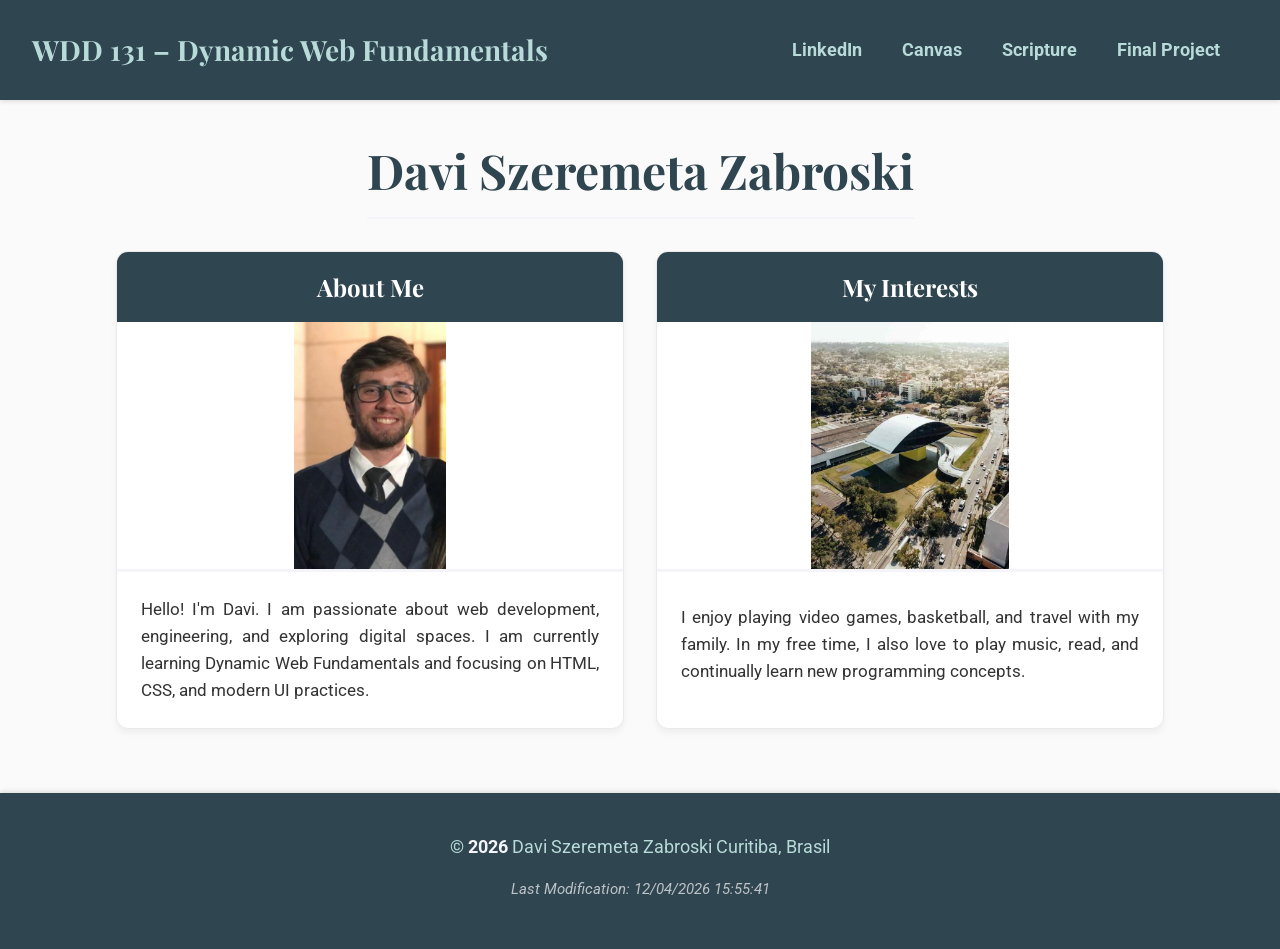
<file: index.html>
<!DOCTYPE html>
<html lang="en">

<head>
  <meta charset="UTF-8">
  <meta name="viewport" content="width=device-width, initial-scale=1.0">
  <title>WDD 131 – Dynamic Web Fundamentals – Davi Szeremeta Zabroski</title>
  <meta name="description"
    content="WDD 131 – Dynamic Web Fundamentals. Davi Szeremeta Zabroski. HTML, CSS, JavaScript, Web Development, Portfolio.">
  <meta name="author" content="Davi Szeremeta Zabroski">
  <link rel="stylesheet" href="styles/base.css">
  <link rel="preconnect" href="https://fonts.googleapis.com">
  <link rel="preconnect" href="https://fonts.gstatic.com" crossorigin>
  <link
    href="https://fonts.googleapis.com/css2?family=Roboto:wght@400;700&family=Playfair+Display:ital,wght@0,400;0,700;1,400&display=swap"
    rel="stylesheet">
  <script src="scripts/getdates.js" defer></script>
  <script src="scripts/temples.js" defer></script>
</head>

<body>
  <header>
    <span id="course-title">WDD 131 – Dynamic Web Fundamentals</span>
    <button id="menu-button" aria-label="Toggle menu">☰</button>
    <nav id="menu">
      <a href="https://www.linkedin.com/in/davizabroski/" target="_blank">LinkedIn</a>
      <a href="https://byupw.instructure.com/" target="_blank">Canvas</a>
      <a href="https://www.churchofjesuschrist.org/study/scriptures/bofm/4-ne/1?lang=eng&id=p15-p18#p15"
        target="_blank">Scripture</a>
      <a href="#">Final Project</a>
    </nav>
  </header>

  <main>
    <div class="main-header">
      <h1>Davi Szeremeta Zabroski</h1>
    </div>

    <div class="cards-container">
      <section class="card">
        <h2>About Me</h2>
        <img src="images/profile.jpg" alt="Profile Picture Placeholder" width="400" height="400" loading="lazy">
        <p>Hello! I'm Davi. I am passionate about web development, engineering, and exploring digital spaces. I am
          currently learning Dynamic Web Fundamentals and focusing on HTML, CSS, and modern UI practices.</p>
      </section>

      <section class="card">
        <h2>My Interests</h2>
        <picture>
          <source type="image/webp" srcset="images/curitiba.webp">
          <img src="images/curitiba.jpg" srcset="images/curitiba.jpg 600w" sizes="(max-width: 768px) 100vw, 50vw"
            alt="Curitiba, Brasil" width="600" height="400" loading="lazy">
        </picture>
        <p>I enjoy playing video games, basketball, and travel with my family. In my
          free time, I also love to play music, read, and continually learn new programming concepts.</p>
      </section>
    </div>
  </main>

  <footer>
    <p>&copy; <span id="currentyear"></span> Davi Szeremeta Zabroski Curitiba, Brasil</p>
    <p id="lastModified"></p>
  </footer>
</body>

</html>
</file>
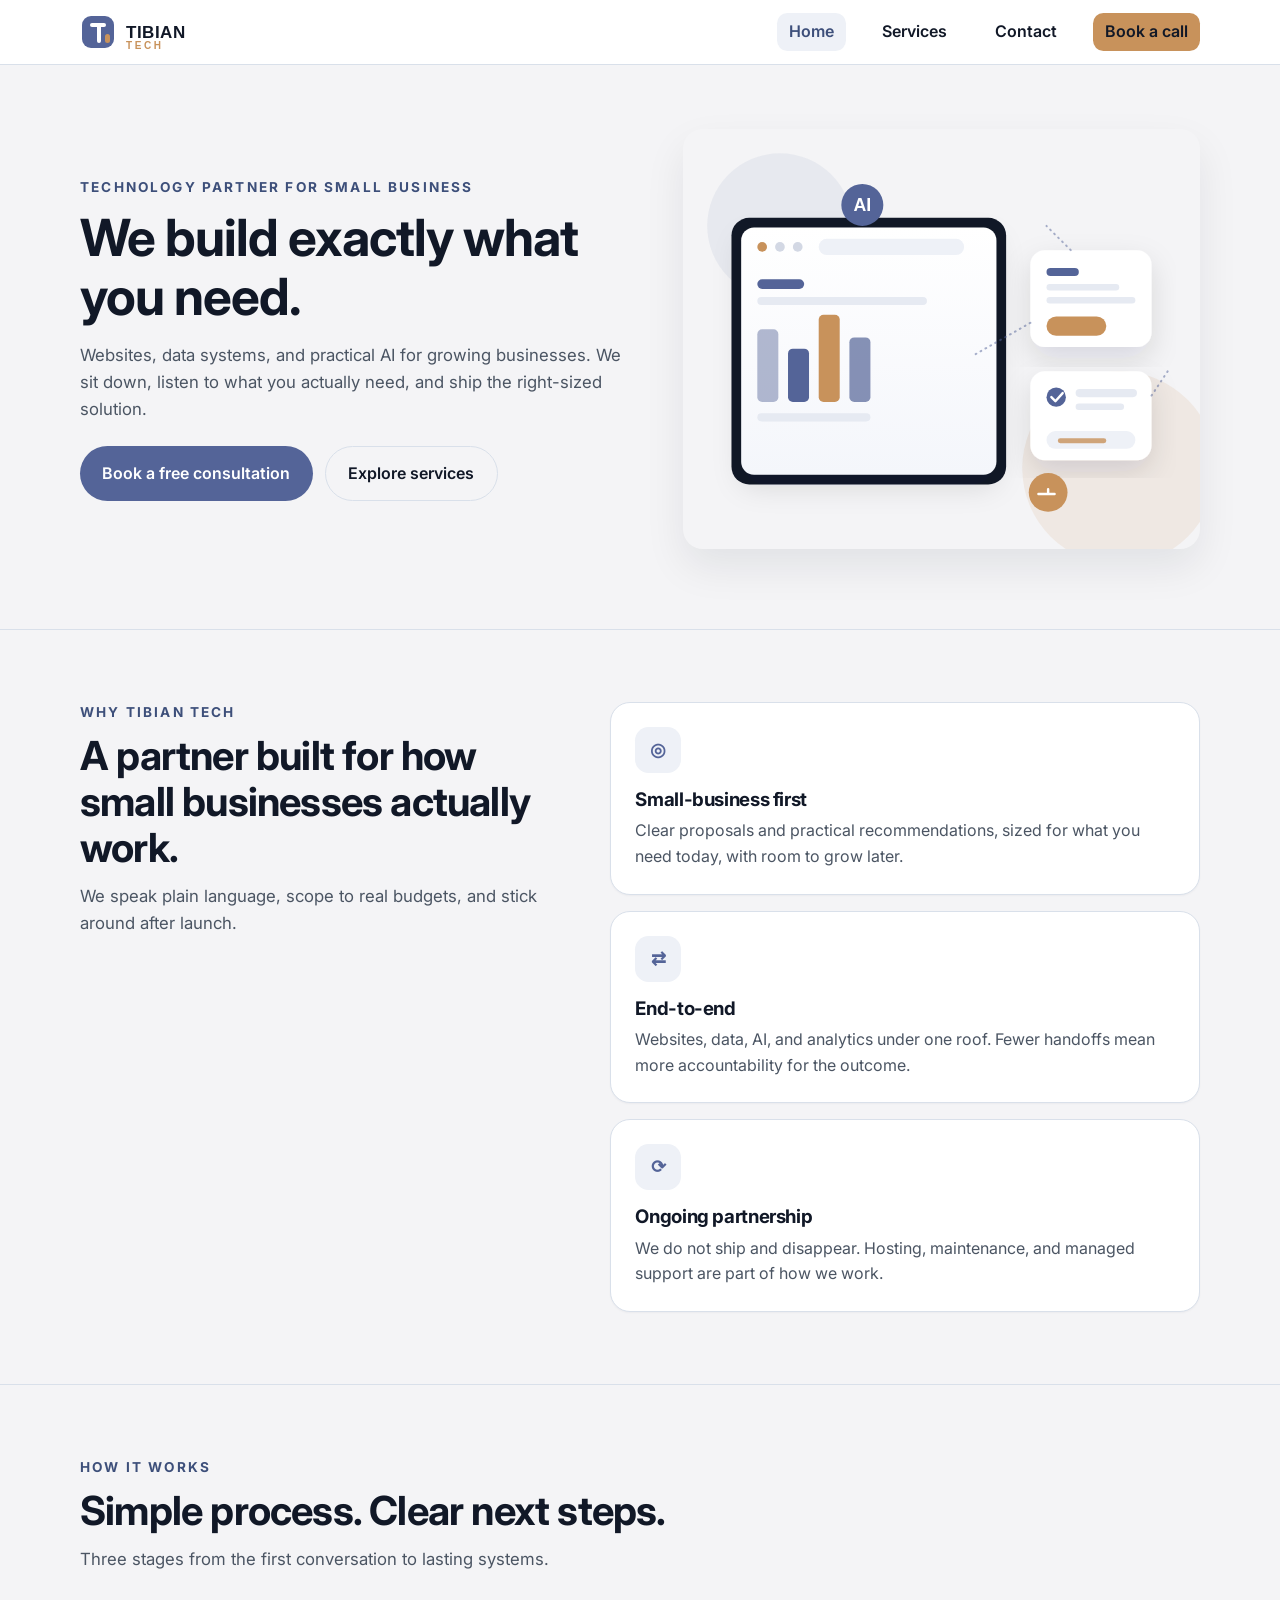
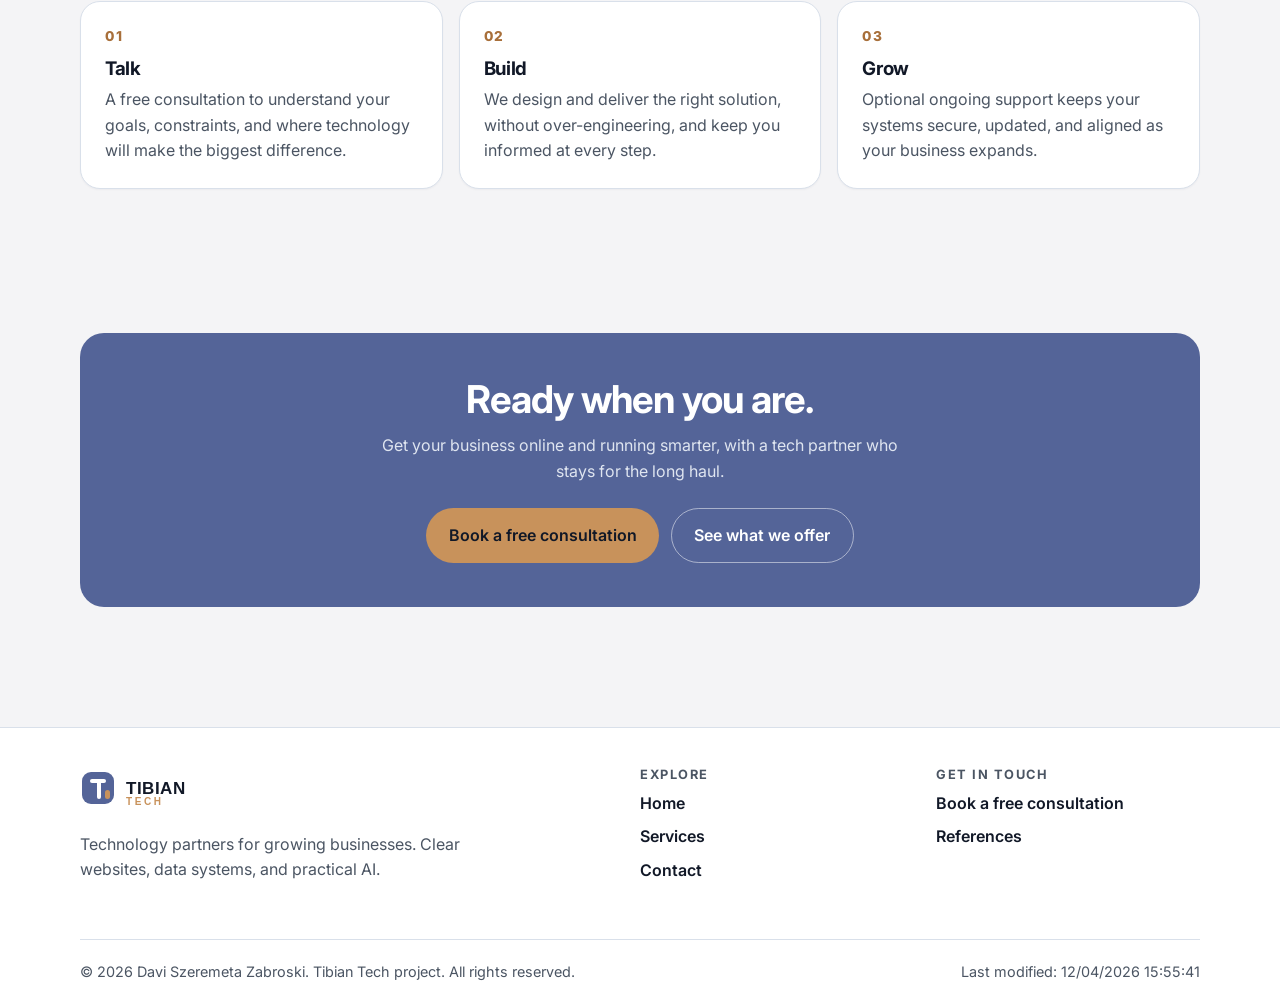
<file: project/index.html>
<!DOCTYPE html>
<html lang="en">
  <head>
    <meta charset="UTF-8">
    <meta name="viewport" content="width=device-width, initial-scale=1.0">
    <meta name="author" content="Davi Szeremeta Zabroski">
    <meta
      name="description"
      content="Tibian Tech builds the websites, data systems, and practical AI tools that growing businesses need, without the jargon or over-engineering."
    >
    <title>Tibian Tech | Technology for Growing Businesses</title>
    <link rel="icon" type="image/svg+xml" href="images/logo.svg">
    <link rel="preconnect" href="https://fonts.googleapis.com">
    <link rel="preconnect" href="https://fonts.gstatic.com" crossorigin>
    <link
      href="https://fonts.googleapis.com/css2?family=Inter:wght@400;500;600;700;800&amp;display=swap"
      rel="stylesheet"
    >
    <link rel="stylesheet" href="styles/site.css">
    <script src="scripts/site.js" defer></script>
  </head>

  <body>
    <a class="skip-link" href="#main">Skip to main content</a>

    <header class="site-header">
      <div class="container header-inner">
        <a class="brand" href="index.html" aria-label="Tibian Tech home">
          <img src="images/logo.svg" alt="Tibian Tech" width="176" height="40">
        </a>
        <button
          id="nav-toggle"
          class="nav-toggle"
          type="button"
          aria-label="Open menu"
          aria-controls="site-nav"
          aria-expanded="false"
        >
          ☰
        </button>
        <nav id="site-nav" class="site-nav" aria-label="Primary">
          <a href="index.html">Home</a>
          <a href="services.html">Services</a>
          <a href="contact.html">Contact</a>
          <a class="btn btn-accent nav-cta" href="contact.html">Book a call</a>
        </nav>
      </div>
    </header>

    <main id="main">
      <section class="hero">
        <div class="container hero-grid">
          <div class="hero-copy">
            <p class="eyebrow">Technology partner for small business</p>
            <h1>We build exactly what you need.</h1>
            <p class="lede">
              Websites, data systems, and practical AI for growing businesses. We sit down, listen to
              what you actually need, and ship the right-sized solution.
            </p>
            <div class="hero-actions">
              <a class="btn btn-primary" href="contact.html">Book a free consultation</a>
              <a class="btn btn-outline" href="services.html">Explore services</a>
            </div>
          </div>
          <div class="hero-panel">
            <img
              src="images/hero-illustration.svg"
              alt="Illustration of a website dashboard, a data chart, and an AI assistant"
              width="640"
              height="520"
              loading="lazy"
            >
          </div>
        </div>
      </section>

      <section class="section" id="why">
        <div class="container split">
          <div class="section-heading">
            <p class="eyebrow">Why Tibian Tech</p>
            <h2>A partner built for how small businesses actually work.</h2>
            <p class="lede">
              We speak plain language, scope to real budgets, and stick around after launch.
            </p>
          </div>
          <div class="card-grid">
            <article class="card">
              <span class="card-icon" aria-hidden="true">◎</span>
              <h3>Small-business first</h3>
              <p>
                Clear proposals and practical recommendations, sized for what you need today, with
                room to grow later.
              </p>
            </article>
            <article class="card">
              <span class="card-icon" aria-hidden="true">⇄</span>
              <h3>End-to-end</h3>
              <p>
                Websites, data, AI, and analytics under one roof. Fewer handoffs mean more
                accountability for the outcome.
              </p>
            </article>
            <article class="card">
              <span class="card-icon" aria-hidden="true">⟳</span>
              <h3>Ongoing partnership</h3>
              <p>
                We do not ship and disappear. Hosting, maintenance, and managed support are part of
                how we work.
              </p>
            </article>
          </div>
        </div>
      </section>

      <section class="section" id="process">
        <div class="container">
          <div class="section-heading">
            <p class="eyebrow">How it works</p>
            <h2>Simple process. Clear next steps.</h2>
            <p class="lede">Three stages from the first conversation to lasting systems.</p>
          </div>
          <div class="card-grid three">
            <article class="card">
              <span class="step-num">01</span>
              <h3>Talk</h3>
              <p>
                A free consultation to understand your goals, constraints, and where technology will
                make the biggest difference.
              </p>
            </article>
            <article class="card">
              <span class="step-num">02</span>
              <h3>Build</h3>
              <p>
                We design and deliver the right solution, without over-engineering, and keep you
                informed at every step.
              </p>
            </article>
            <article class="card">
              <span class="step-num">03</span>
              <h3>Grow</h3>
              <p>
                Optional ongoing support keeps your systems secure, updated, and aligned as your
                business expands.
              </p>
            </article>
          </div>
        </div>
      </section>

      <section class="section cta-band">
        <div class="container">
          <div class="cta-card">
            <h2>Ready when you are.</h2>
            <p>
              Get your business online and running smarter, with a tech partner who stays for the
              long haul.
            </p>
            <div class="cta-actions">
              <a class="btn btn-accent" href="contact.html">Book a free consultation</a>
              <a class="btn btn-outline" href="services.html">See what we offer</a>
            </div>
          </div>
        </div>
      </section>
    </main>

    <footer class="site-footer">
      <div class="container">
        <div class="footer-grid">
          <div class="footer-brand">
            <a class="brand" href="index.html">
              <img src="images/logo.svg" alt="Tibian Tech" width="176" height="40">
            </a>
            <p>
              Technology partners for growing businesses. Clear websites, data systems, and
              practical AI.
            </p>
          </div>
          <div class="footer">
            <h3>Explore</h3>
            <ul class="footer-links">
              <li><a href="index.html">Home</a></li>
              <li><a href="services.html">Services</a></li>
              <li><a href="contact.html">Contact</a></li>
            </ul>
          </div>
          <div class="footer">
            <h3>Get in touch</h3>
            <ul class="footer-links">
              <li><a href="contact.html">Book a free consultation</a></li>
              <li><a href="references.html">References</a></li>
            </ul>
          </div>
        </div>
        <div class="footer-bottom">
          <p>© <span id="currentyear"></span> Davi Szeremeta Zabroski. Tibian Tech project. All rights reserved.</p>
          <p id="lastModified"></p>
        </div>
      </div>
    </footer>
  </body>
</html>
</file>
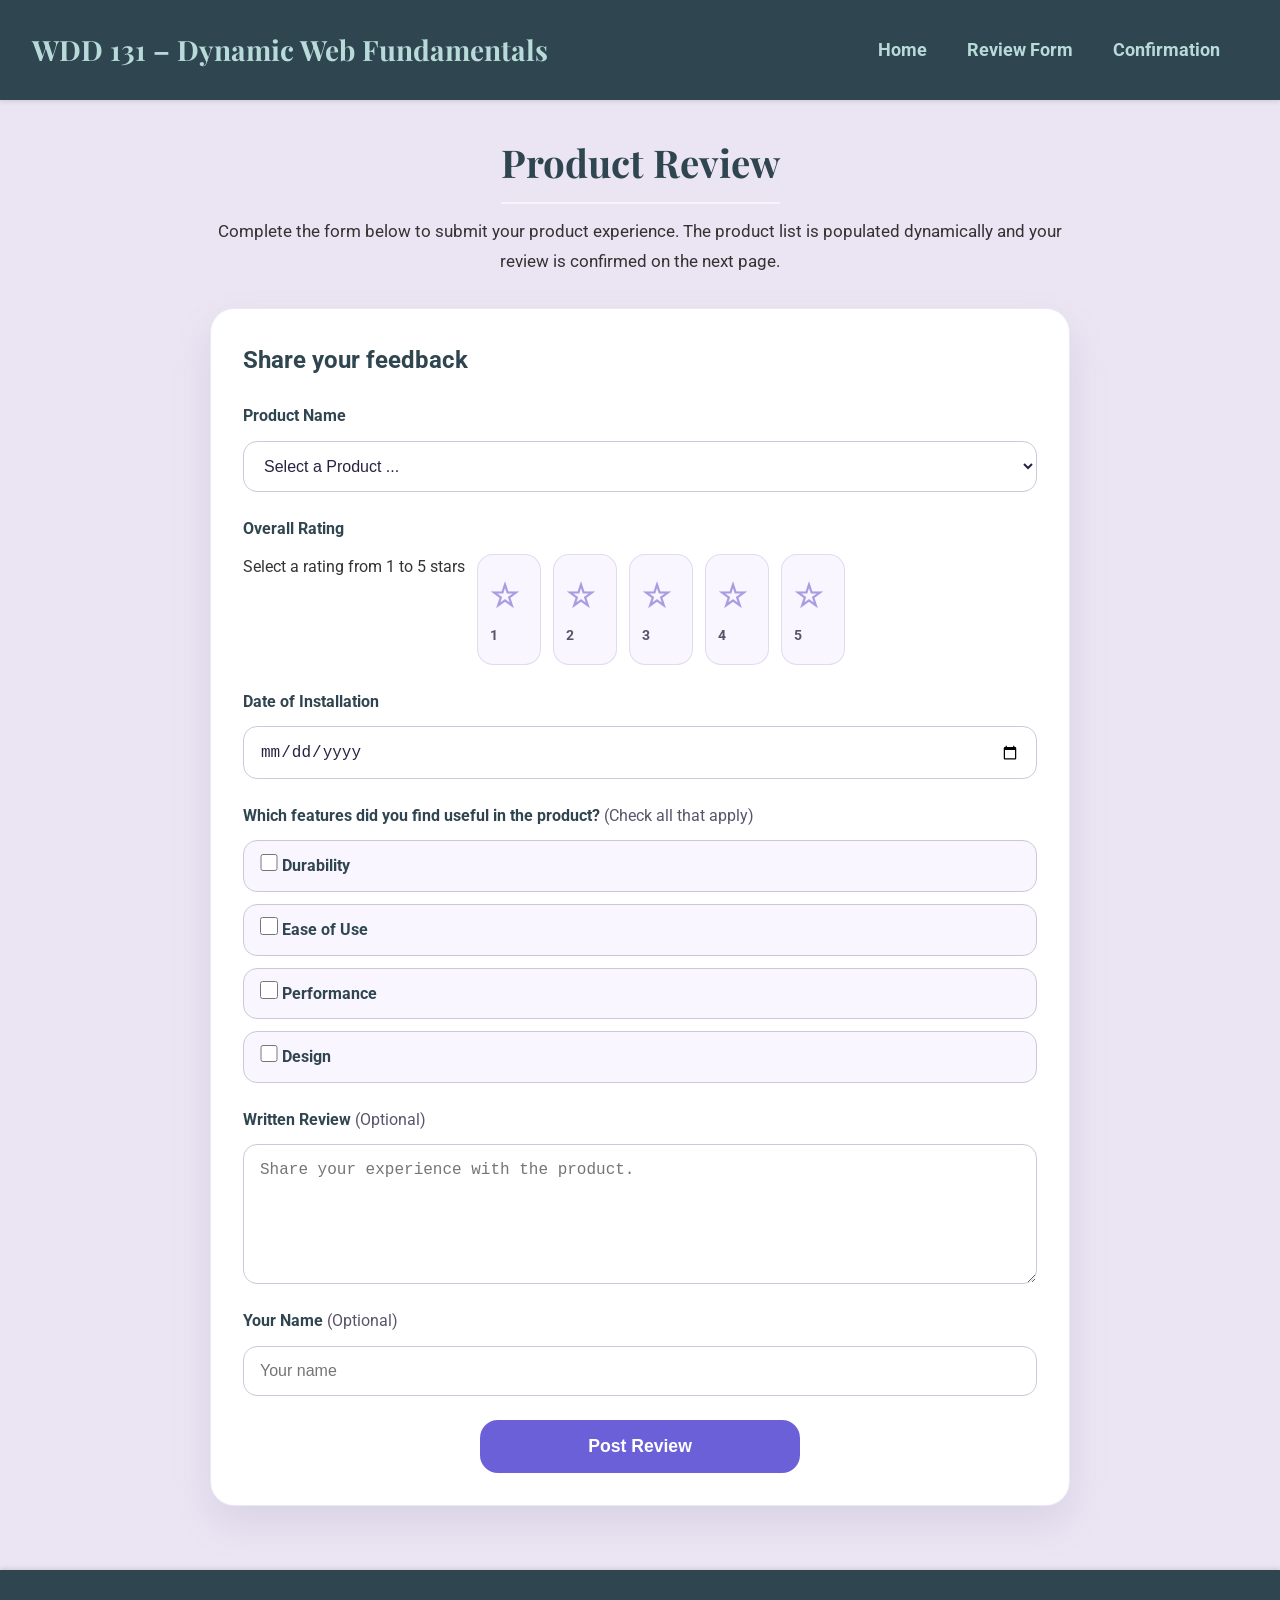
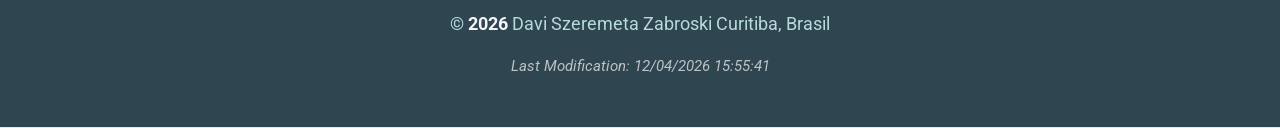
<file: form.html>
<!DOCTYPE html>
<html lang="en">

<head>
  <meta charset="UTF-8">
  <meta name="viewport" content="width=device-width, initial-scale=1.0">
  <title>Product Review Form | WDD 131</title>
  <meta name="description" content="Product review form for WDD 131 with dynamic product selection and confirmation." />
  <meta name="author" content="Davi Szeremeta Zabroski" />
  <link rel="stylesheet" href="styles/base.css">
  <link rel="stylesheet" href="styles/form.css">
  <link rel="preconnect" href="https://fonts.googleapis.com">
  <link rel="preconnect" href="https://fonts.gstatic.com" crossorigin>
  <link href="https://fonts.googleapis.com/css2?family=Roboto:wght@400;700&family=Playfair+Display:ital,wght@0,400;0,700;1,400&display=swap" rel="stylesheet">
  <script src="scripts/getdates.js" defer></script>
  <script src="scripts/form.js" defer></script>
</head>

<body class="review-theme">
  <header>
    <span id="course-title">WDD 131 – Dynamic Web Fundamentals</span>
    <nav>
      <a href="index.html">Home</a>
      <a href="form.html">Review Form</a>
      <a href="review.html">Confirmation</a>
    </nav>
  </header>

  <main>
    <section class="page-intro">
      <h1>Product Review</h1>
      <p>Complete the form below to submit your product experience. The product list is populated dynamically and your review is confirmed on the next page.</p>
    </section>

    <section class="review-form-card">
      <form id="productReviewForm" method="get" action="review.html">
        <fieldset>
          <legend>Share your feedback</legend>

          <div class="form-group">
            <label for="productName">Product Name</label>
            <select id="productName" name="product" required>
              <option value="" disabled selected>Select a Product ...</option>
            </select>
          </div>

          <div class="form-group rating-group">
            <p class="group-label">Overall Rating</p>
            <div class="rating-options" role="radiogroup" aria-labelledby="ratingLabel">
              <span id="ratingLabel" class="sr-only">Select a rating from 1 to 5 stars</span>
                  <label for="rating-1" class="rating-label">
                <input type="radio" id="rating-1" name="rating" value="1" required>
                <span aria-hidden="true">☆</span>
                <span class="star-text">1</span>
              </label>
              <label for="rating-2" class="rating-label">
                <input type="radio" id="rating-2" name="rating" value="2" required>
                <span aria-hidden="true">☆</span>
                <span class="star-text">2</span>
              </label>
              <label for="rating-3" class="rating-label">
                <input type="radio" id="rating-3" name="rating" value="3" required>
                <span aria-hidden="true">☆</span>
                <span class="star-text">3</span>
              </label>
              <label for="rating-4" class="rating-label">
                <input type="radio" id="rating-4" name="rating" value="4" required>
                <span aria-hidden="true">☆</span>
                <span class="star-text">4</span>
              </label>
              <label for="rating-5" class="rating-label">
                <input type="radio" id="rating-5" name="rating" value="5" required>
                <span aria-hidden="true">☆</span>
                <span class="star-text">5</span>
              </label>
            </div>
          </div>

          <div class="form-group">
            <label for="installationDate">Date of Installation</label>
            <input type="date" id="installationDate" name="installationdate" required>
          </div>

          <div class="form-group features-group">
            <p class="group-label">Which features did you find useful in the product? <span class="optional">(Check all that apply)</span></p>
            <label for="featureDurability" class="checkbox-label">
              <input type="checkbox" id="featureDurability" name="features" value="Durability">
              Durability
            </label>
            <label for="featureEase" class="checkbox-label">
              <input type="checkbox" id="featureEase" name="features" value="Ease of Use">
              Ease of Use
            </label>
            <label for="featurePerformance" class="checkbox-label">
              <input type="checkbox" id="featurePerformance" name="features" value="Performance">
              Performance
            </label>
            <label for="featureDesign" class="checkbox-label">
              <input type="checkbox" id="featureDesign" name="features" value="Design">
              Design
            </label>
          </div>

          <div class="form-group">
            <label for="reviewText">Written Review <span class="optional">(Optional)</span></label>
            <textarea id="reviewText" name="review" rows="5" placeholder="Share your experience with the product."></textarea>
          </div>

          <div class="form-group">
            <label for="userName">Your Name <span class="optional">(Optional)</span></label>
            <input type="text" id="userName" name="username" placeholder="Your name">
          </div>

          <div class="form-actions">
            <input type="submit" value="Post Review">
          </div>
        </fieldset>
      </form>
    </section>
  </main>

  <footer>
    <p>&copy; <span id="currentyear"></span> Davi Szeremeta Zabroski Curitiba, Brasil</p>
    <p id="lastModified"></p>
  </footer>
</body>

</html>
</file>
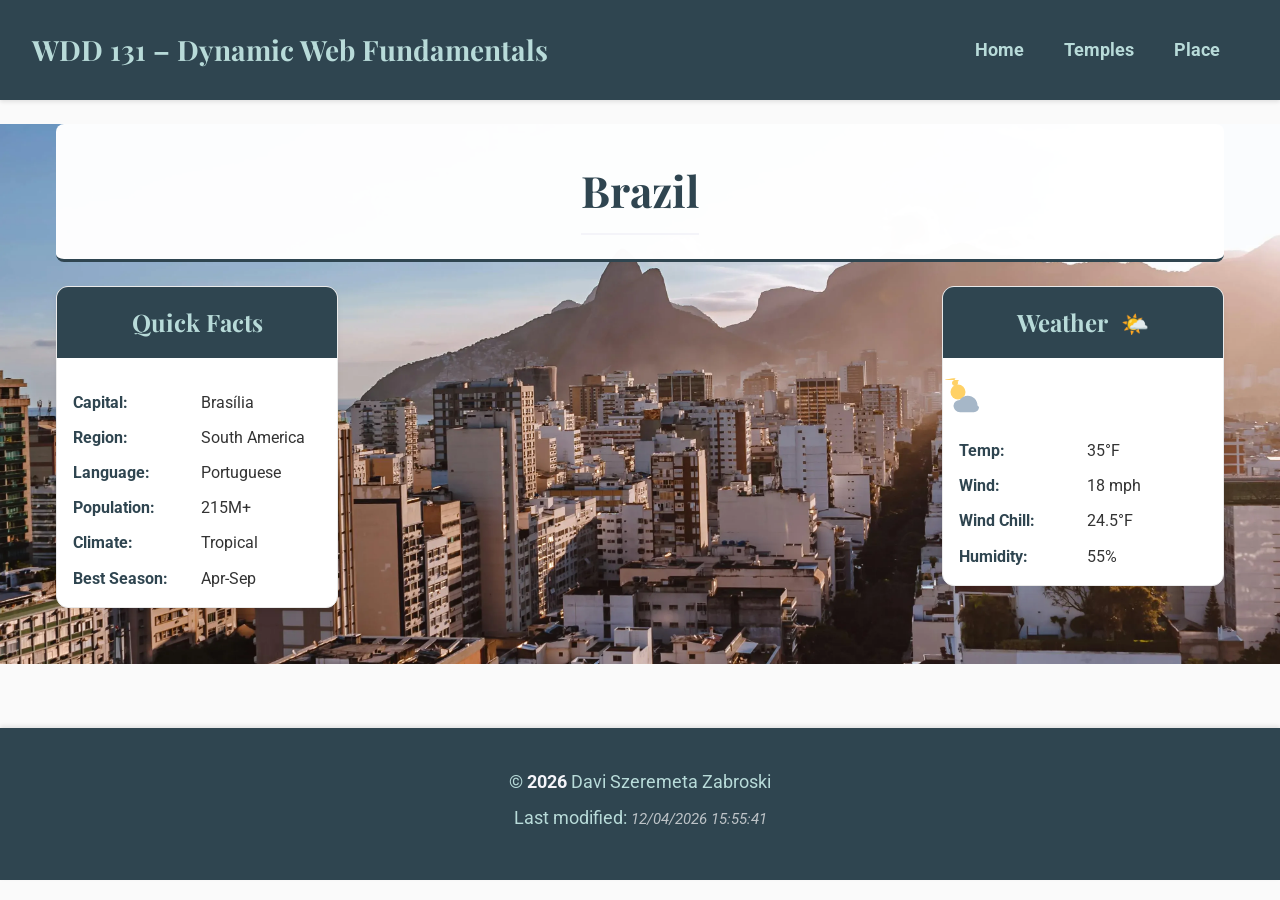
<file: place.html>
<!DOCTYPE html>
<html lang="en">

<head>
  <meta charset="UTF-8">
  <meta name="viewport" content="width=device-width, initial-scale=1.0">
  <title>Place Page – WDD 131</title>
  <meta name="description" content="A responsive place page for WDD 131 assignment. Includes weather data and quick facts about the location of Brazil.">
  <meta name="author" content="Davi Szeremeta Zabroski">
  <link rel="stylesheet" href="styles/base.css">
  <link rel="stylesheet" href="styles/place.css">
  <link rel="preconnect" href="https://fonts.googleapis.com">
  <link rel="preconnect" href="https://fonts.gstatic.com" crossorigin>
  <link href="https://fonts.googleapis.com/css2?family=Roboto:wght@400;700&family=Playfair+Display:ital,wght@0,400;0,700;1,400&display=swap" rel="stylesheet">
  <script src="scripts/place.js" defer></script>
</head>

<body>
  <header>
    <span id="course-title">WDD 131 – Dynamic Web Fundamentals</span>
    <button id="menu-button" aria-label="Toggle menu">☰</button>
    <nav id="menu">
      <a href="index.html">Home</a>
      <a href="temples.html">Temples</a>
      <a href="place.html">Place</a>
    </nav>
  </header>
  <main class="place-page">
    <section class="place-hero">
      <picture>
        <source media="(max-width: 600px)" srcset="images/places/brasil-small.webp">
        <source media="(max-width: 1024px)" srcset="images/places/brasil-small.webp">
        <img src="images/places/brasil.webp" alt="Scenic landscape of Brazil" loading="lazy">
      </picture>
    </section>

    <section class="place-title">
      <h1>Brazil</h1>
    </section>
    
    <section class="place-layout">
      <aside class="place-data card">
        <h2>Quick Facts</h2>
        <dl>
          <div><dt>Capital:</dt><dd>Brasília</dd></div>
          <div><dt>Region:</dt><dd>South America</dd></div>
          <div><dt>Language:</dt><dd>Portuguese</dd></div>
          <div><dt>Population:</dt><dd>215M+</dd></div>
          <div><dt>Climate:</dt><dd>Tropical</dd></div>
          <div><dt>Best Season:</dt><dd>Apr-Sep</dd></div>
        </dl>
      </aside>

      <aside class="place-weather card" data-temp="35" data-windspeed="18">
        <h2>Weather</h2>
        <svg class="weather-icon-mobile" width="48" height="48" viewBox="0 0 64 64" aria-label="Partly cloudy weather" role="img">
          <circle cx="20" cy="24" r="10" fill="#FFD166"/>
          <path d="M46 42c0-7.2-5.8-13-13-13-4.5 0-8.4 2.3-10.7 5.8A8.8 8.8 0 0 0 14 42c0 4.9 4 8.9 8.9 8.9h18.2c3.8 0 6.9-3.1 6.9-6.9Z" fill="#A6B7C8"/>
          <path d="M20 12c0 2.2-1.8 4-4 4s-4-1.8-4-4 1.8-4 4-4 4 1.8 4 4Z" fill="#FFD166"/>
          <path d="M21 8c0 1.5-1.2 2.7-2.7 2.7S15.6 9.5 15.6 8 16.8 5.3 18.3 5.3 2.7 6.5 2.7 8Z" fill="#FFD166"/>
        </svg>
        <dl>
          <div><dt>Temp:</dt><dd><span id="temp-value">35</span>°F</dd></div>
          <div><dt>Wind:</dt><dd><span id="wind-value">18</span> mph</dd></div>
          <div><dt>Wind Chill:</dt><dd id="windchill-value">N/A</dd></div>
          <div><dt>Humidity:</dt><dd>55%</dd></div>
        </dl>
      </aside>
    </section>
  </main>

  <footer>
    <p>&copy; <span id="currentyear"></span> Davi Szeremeta Zabroski</p>
    <p>Last modified: <span id="lastModified"></span></p>
  </footer>
</body>

</html>
</file>
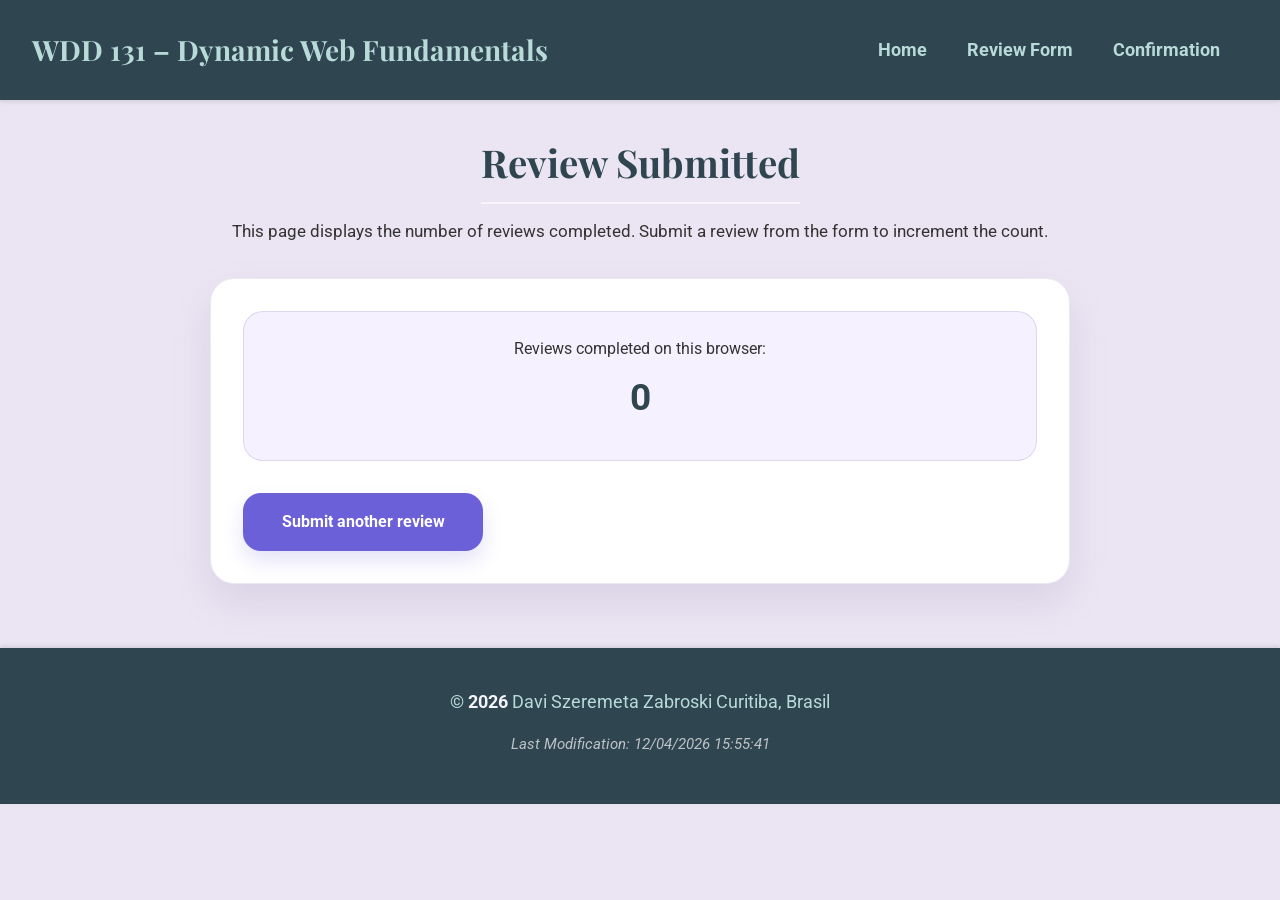
<file: review.html>
<!DOCTYPE html>
<html lang="en">

<head>
  <meta charset="UTF-8">
  <meta name="viewport" content="width=device-width, initial-scale=1.0">
  <title>Review Confirmation | WDD 131</title>
  <meta name="description" content="Confirmation page showing completed product review details and review count." />
  <meta name="author" content="Davi Szeremeta Zabroski" />
  <link rel="stylesheet" href="styles/base.css">
  <link rel="stylesheet" href="styles/form.css">
  <link rel="preconnect" href="https://fonts.googleapis.com">
  <link rel="preconnect" href="https://fonts.gstatic.com" crossorigin>
  <link href="https://fonts.googleapis.com/css2?family=Roboto:wght@400;700&family=Playfair+Display:ital,wght@0,400;0,700;1,400&display=swap" rel="stylesheet">
  <script src="scripts/getdates.js" defer></script>
  <script src="scripts/review.js" defer></script>
</head>

<body class="review-theme">
  <header>
    <span id="course-title">WDD 131 – Dynamic Web Fundamentals</span>
    <nav>
      <a href="index.html">Home</a>
      <a href="form.html">Review Form</a>
      <a href="review.html">Confirmation</a>
    </nav>
  </header>

  <main>
    <section class="page-intro">
      <h1>Review Submitted</h1>
      <p id="reviewIntro">Thank you for submitting your review. Your input is recorded and the number of completed reviews is tracked locally.</p>
    </section>

    <section class="confirmation-card">
      <div class="review-count">
        <p>Reviews completed on this browser:</p>
        <p class="count" id="reviewsCompleted">0</p>
      </div>

      <a href="form.html" class="button">Submit another review</a>
    </section>
  </main>

  <footer>
    <p>&copy; <span id="currentyear"></span> Davi Szeremeta Zabroski Curitiba, Brasil</p>
    <p id="lastModified"></p>
  </footer>
</body>

</html>
</file>
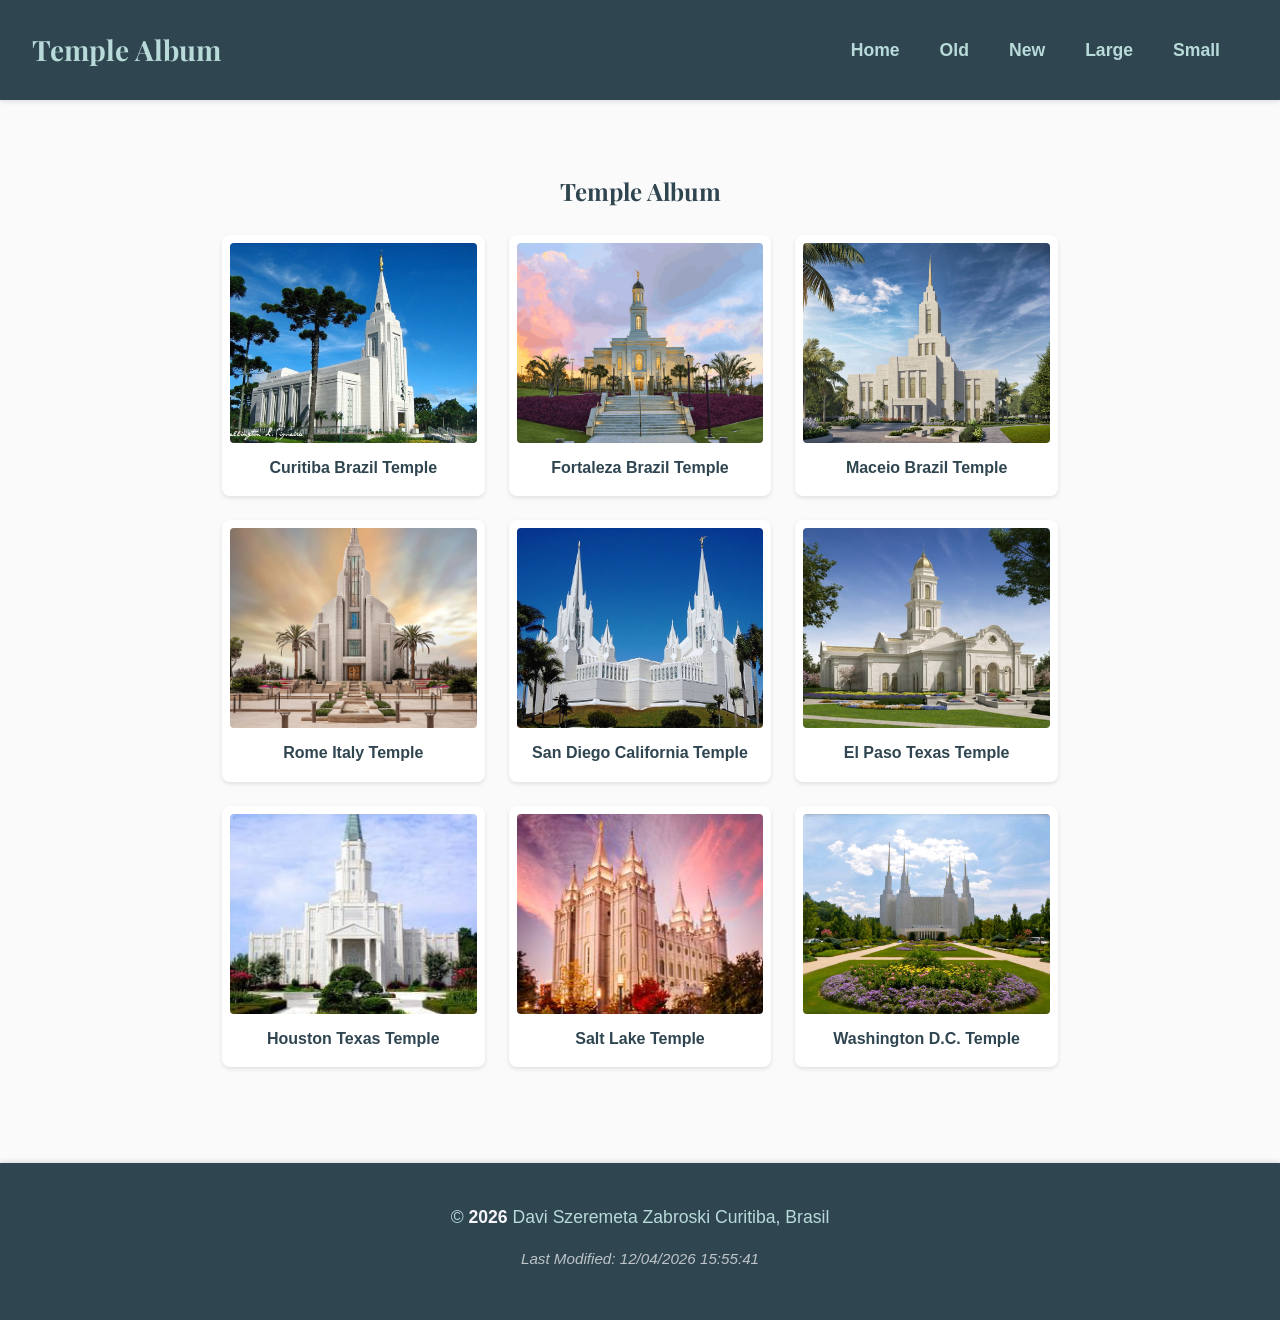
<file: temples.html>
<!DOCTYPE html>
<html lang="en">
<head>
  <meta charset="UTF-8">
  <meta name="viewport" content="width=device-width, initial-scale=1.0">
  <title>Temple Album - Davi Szeremeta Zabroski</title>
  <meta name="description" content="Photo album displaying LDS temples from around the world">
  <meta name="author" content="Davi Szeremeta Zabroski">
  <link rel="stylesheet" href="styles/base.css">
  <link rel="stylesheet" href="styles/temples.css">
  <link rel="stylesheet" href="styles/temples-large.css">
  <link rel="preconnect" href="https://fonts.googleapis.com">
  <link rel="preconnect" href="https://fonts.gstatic.com" crossorigin>
  <link href="https://fonts.googleapis.com/css2?family=Montserrat:wght@400;600&family=Playfair+Display:wght@600&display=swap" rel="stylesheet">
  <script src="scripts/temples.js" defer></script>
</head>
<body>
  <header>
    <h1>Temple Album</h1>
    <button id="menu-button" aria-label="Toggle menu">☰</button>
    <nav id="menu">
      <a href="/">Home</a>
      <a href="#">Old</a>
      <a href="#">New</a>
      <a href="#">Large</a>
      <a href="#">Small</a>
    </nav>
  </header>

  <main>
    <h2>Temple Album</h2>
    <div class="temple-grid">
      <figure>
        <img src="images/temples/curitiba-temple.jpg" alt="Curitiba Brazil Temple" loading="lazy">
        <figcaption>Curitiba Brazil Temple</figcaption>
      </figure>
      <figure>
        <img src="images/temples/fortaleza-temple.png" alt="Fortaleza Brazil Temple" loading="lazy">
        <figcaption>Fortaleza Brazil Temple</figcaption>
      </figure>
      <figure>
        <img src="images/temples/maceio-temple.jpg" alt="Maceio Brazil Temple" loading="lazy">
        <figcaption>Maceio Brazil Temple</figcaption>
      </figure>
      <figure>
        <img src="images/temples/roma-temple.jpg" alt="Rome Italy Temple" loading="lazy">
        <figcaption>Rome Italy Temple</figcaption>
      </figure>
      <figure>
        <img src="images/temples/san-diego-temple.jpg" alt="San Diego California Temple" loading="lazy">
        <figcaption>San Diego California Temple</figcaption>
      </figure>
            <figure>
        <img src="images/temples/el-paso-temple.jpg" alt="El Paso Texas Temple" loading="lazy">
        <figcaption>El Paso Texas Temple</figcaption>
      </figure>
      <figure>
        <img src="images/temples/houston-temple.jpg" alt="Houston Texas Temple" loading="lazy">
        <figcaption>Houston Texas Temple</figcaption>
      </figure>
      <figure>
        <img src="images/temples/salt-lake-temple.jpg" alt="Salt Lake Temple" loading="lazy">
        <figcaption>Salt Lake Temple</figcaption>
      </figure>
      <figure>
        <img src="images/temples/washignton-temple.jpg" alt="Washington D.C. Temple" loading="lazy">
        <figcaption>Washington D.C. Temple</figcaption>
      </figure>
    </div>
  </main>

  <footer>
    <p>&copy; <span id="currentyear"></span> Davi Szeremeta Zabroski Curitiba, Brasil</p>
    <p id="lastModified"></p>
  </footer>
</body>
</html>
</file>
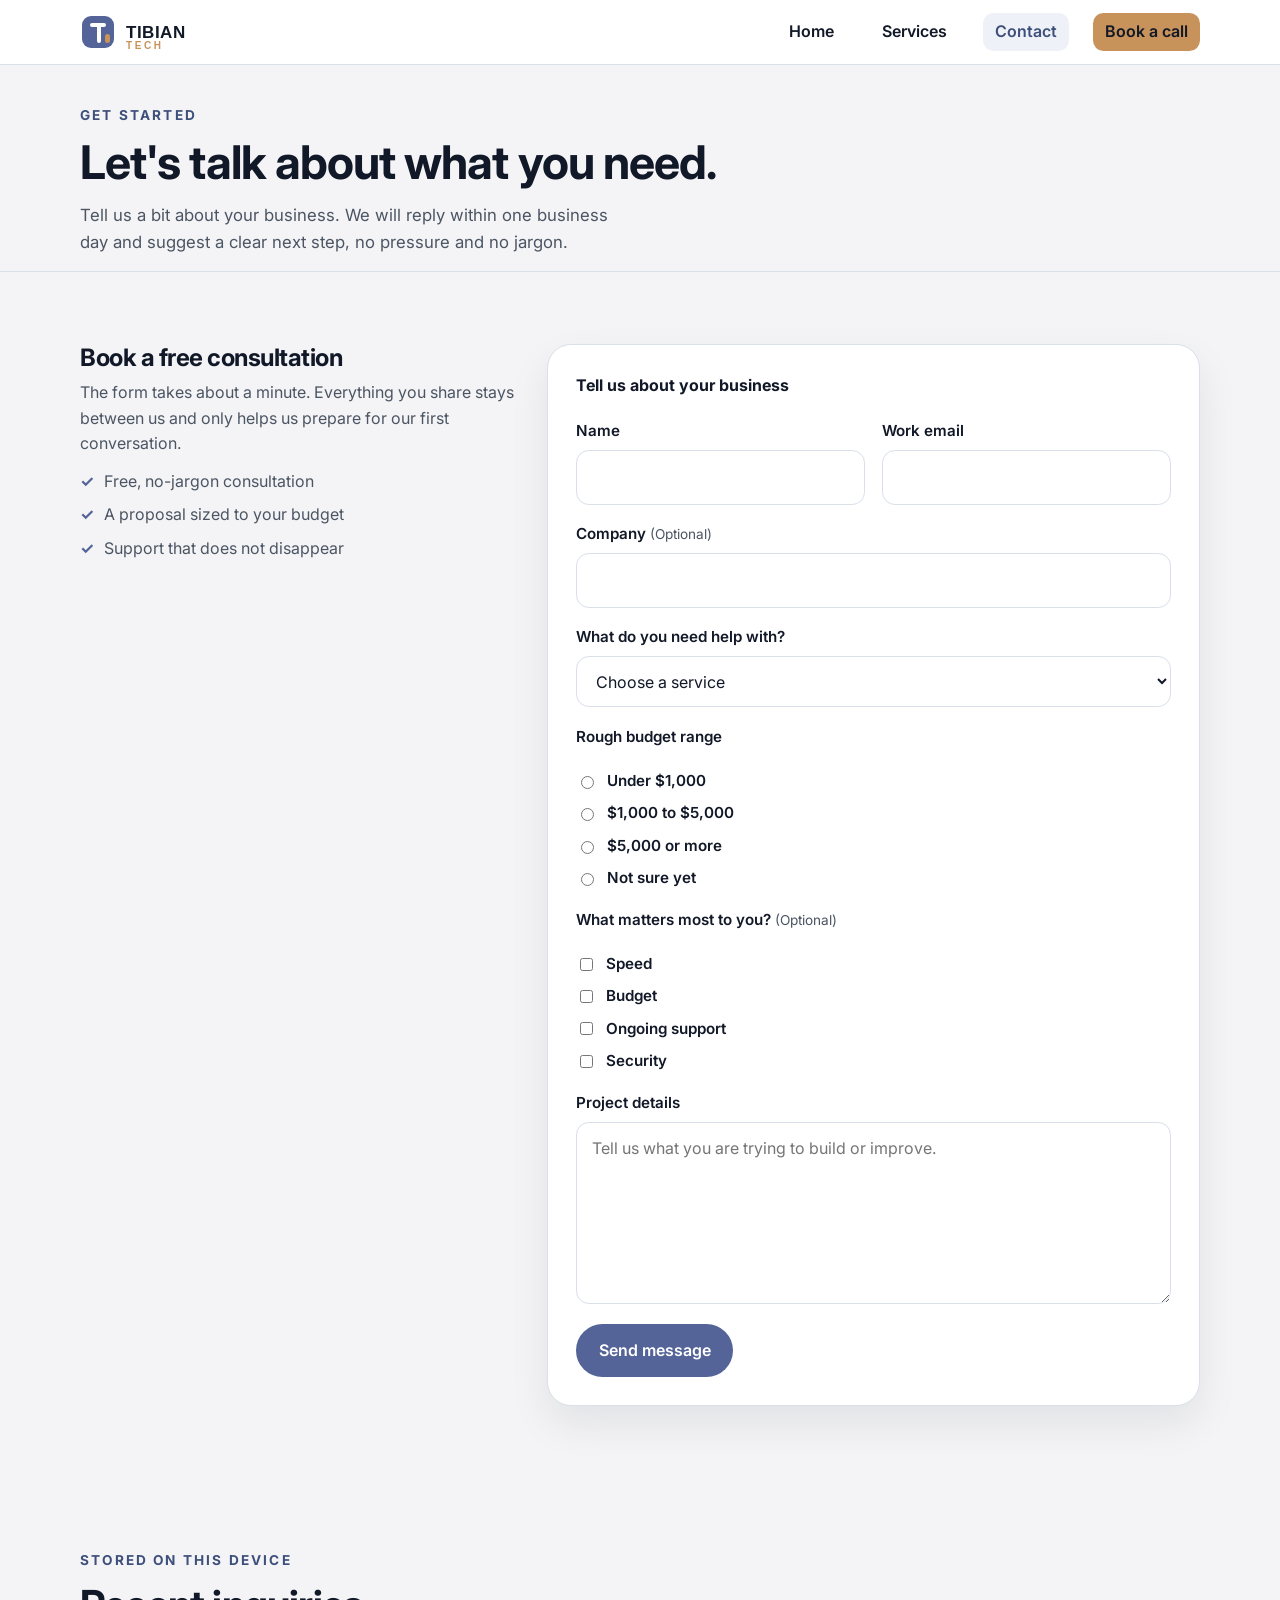
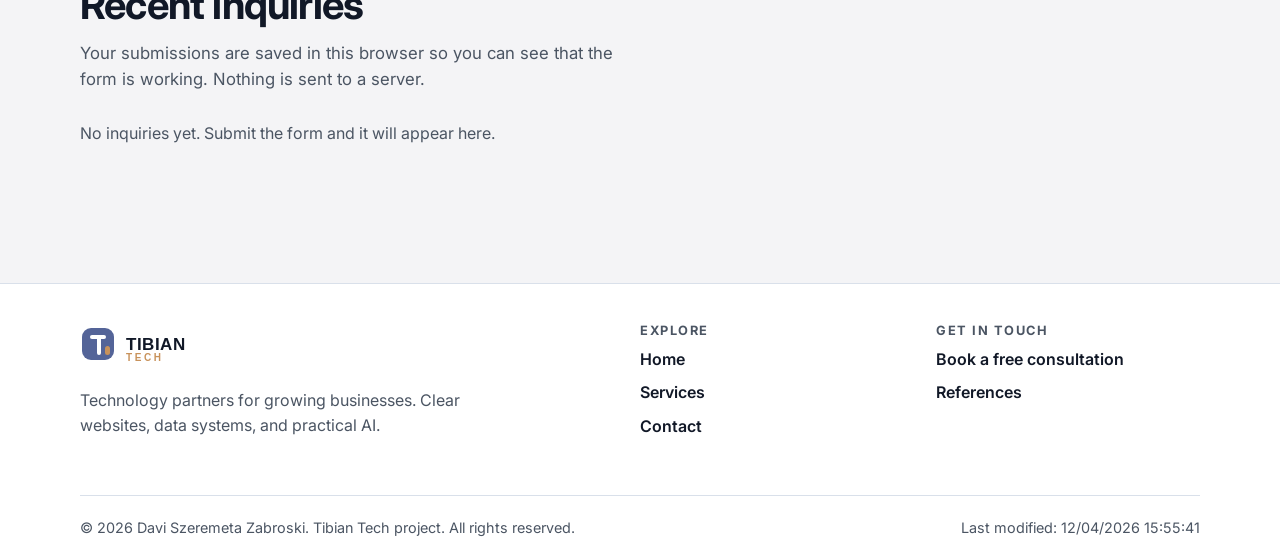
<file: project/contact.html>
<!DOCTYPE html>
<html lang="en">
  <head>
    <meta charset="UTF-8">
    <meta name="viewport" content="width=device-width, initial-scale=1.0">
    <meta name="author" content="Davi Szeremeta Zabroski">
    <meta
      name="description"
      content="Book a free consultation with Tibian Tech. Tell us about your business and we will reply within one business day."
    >
    <title>Contact | Tibian Tech</title>
    <link rel="icon" type="image/svg+xml" href="images/logo.svg">
    <link rel="preconnect" href="https://fonts.googleapis.com">
    <link rel="preconnect" href="https://fonts.gstatic.com" crossorigin>
    <link
      href="https://fonts.googleapis.com/css2?family=Inter:wght@400;500;600;700;800&amp;display=swap"
      rel="stylesheet"
    >
    <link rel="stylesheet" href="styles/site.css">
    <script src="scripts/site.js" defer></script>
    <script src="scripts/contact.js" defer></script>
  </head>

  <body>
    <a class="skip-link" href="#main">Skip to main content</a>

    <header class="site-header">
      <div class="container header-inner">
        <a class="brand" href="index.html" aria-label="Tibian Tech home">
          <img src="images/logo.svg" alt="Tibian Tech" width="176" height="40">
        </a>
        <button
          id="nav-toggle"
          class="nav-toggle"
          type="button"
          aria-label="Open menu"
          aria-controls="site-nav"
          aria-expanded="false"
        >
          ☰
        </button>
        <nav id="site-nav" class="site-nav" aria-label="Primary">
          <a href="index.html">Home</a>
          <a href="services.html">Services</a>
          <a href="contact.html">Contact</a>
          <a class="btn btn-accent nav-cta" href="contact.html">Book a call</a>
        </nav>
      </div>
    </header>

    <main id="main">
      <section class="page-hero">
        <div class="container">
          <p class="eyebrow">Get started</p>
          <h1>Let's talk about what you need.</h1>
          <p class="lede">
            Tell us a bit about your business. We will reply within one business day and suggest a
            clear next step, no pressure and no jargon.
          </p>
        </div>
      </section>

      <section class="section">
        <div class="container form-layout">
          <div class="form-intro">
            <h2>Book a free consultation</h2>
            <p>
              The form takes about a minute. Everything you share stays between us and only helps
              us prepare for our first conversation.
            </p>
            <ul>
              <li>Free, no-jargon consultation</li>
              <li>A proposal sized to your budget</li>
              <li>Support that does not disappear</li>
            </ul>
          </div>

          <div class="form-card">
            <form id="inquiryForm" novalidate>
              <fieldset>
                <legend>Tell us about your business</legend>
                <div class="form-grid two">
                  <div class="form-group">
                    <label for="name">Name</label>
                    <input type="text" id="name" name="name" autocomplete="name" required>
                  </div>

                  <div class="form-group">
                    <label for="email">Work email</label>
                    <input type="email" id="email" name="email" autocomplete="email" required>
                  </div>

                  <div class="form-group full">
                    <label for="company">Company <span class="optional">(Optional)</span></label>
                    <input type="text" id="company" name="company" autocomplete="organization">
                  </div>

                  <div class="form-group full">
                    <label for="service">What do you need help with?</label>
                    <select id="service" name="service" required>
                      <option value="" selected disabled>Choose a service</option>
                      <option value="Website development">Website development</option>
                      <option value="Database setup and management">Database setup and management</option>
                      <option value="AI solutions">AI solutions</option>
                      <option value="MVP development">MVP development</option>
                      <option value="Business intelligence">Business intelligence</option>
                      <option value="Not sure yet">Not sure yet</option>
                    </select>
                  </div>

                  <fieldset class="form-group full">
                    <legend>Rough budget range</legend>
                    <div class="radio-group">
                      <label class="radio-option">
                        <input type="radio" name="budget" value="Under $1,000" required>
                        Under $1,000
                      </label>
                      <label class="radio-option">
                        <input type="radio" name="budget" value="$1,000 to $5,000">
                        $1,000 to $5,000
                      </label>
                      <label class="radio-option">
                        <input type="radio" name="budget" value="$5,000 or more">
                        $5,000 or more
                      </label>
                      <label class="radio-option">
                        <input type="radio" name="budget" value="Not sure yet">
                        Not sure yet
                      </label>
                    </div>
                  </fieldset>

                  <fieldset class="form-group full">
                    <legend>What matters most to you? <span class="optional">(Optional)</span></legend>
                    <div class="radio-group">
                      <label class="radio-option">
                        <input type="checkbox" name="priorities" value="Speed">
                        Speed
                      </label>
                      <label class="radio-option">
                        <input type="checkbox" name="priorities" value="Budget">
                        Budget
                      </label>
                      <label class="radio-option">
                        <input type="checkbox" name="priorities" value="Ongoing support">
                        Ongoing support
                      </label>
                      <label class="radio-option">
                        <input type="checkbox" name="priorities" value="Security">
                        Security
                      </label>
                    </div>
                  </fieldset>

                  <div class="form-group full">
                    <label for="message">Project details</label>
                    <textarea
                      id="message"
                      name="message"
                      rows="6"
                      placeholder="Tell us what you are trying to build or improve."
                      required
                    ></textarea>
                  </div>
                </div>

                <p id="formError" class="form-error" hidden></p>
                <div class="form-actions">
                  <button class="btn btn-primary" type="submit">Send message</button>
                </div>
                <div id="confirmation" class="confirm-box" hidden></div>
              </fieldset>
            </form>
          </div>
        </div>
      </section>

      <section class="section inquiries-section">
        <div class="container">
          <div class="section-heading">
            <p class="eyebrow">Stored on this device</p>
            <h2>Recent inquiries</h2>
            <p class="lede">
              Your submissions are saved in this browser so you can see that the form is working.
              Nothing is sent to a server.
            </p>
          </div>
          <div id="inquiryList" class="inquiry-list"></div>
        </div>
      </section>
    </main>

    <footer class="site-footer">
      <div class="container">
        <div class="footer-grid">
          <div class="footer-brand">
            <a class="brand" href="index.html">
              <img src="images/logo.svg" alt="Tibian Tech" width="176" height="40">
            </a>
            <p>
              Technology partners for growing businesses. Clear websites, data systems, and
              practical AI.
            </p>
          </div>
          <div class="footer">
            <h3>Explore</h3>
            <ul class="footer-links">
              <li><a href="index.html">Home</a></li>
              <li><a href="services.html">Services</a></li>
              <li><a href="contact.html">Contact</a></li>
            </ul>
          </div>
          <div class="footer">
            <h3>Get in touch</h3>
            <ul class="footer-links">
              <li><a href="contact.html">Book a free consultation</a></li>
              <li><a href="references.html">References</a></li>
            </ul>
          </div>
        </div>
        <div class="footer-bottom">
          <p>© <span id="currentyear"></span> Davi Szeremeta Zabroski. Tibian Tech project. All rights reserved.</p>
          <p id="lastModified"></p>
        </div>
      </div>
    </footer>
  </body>
</html>
</file>
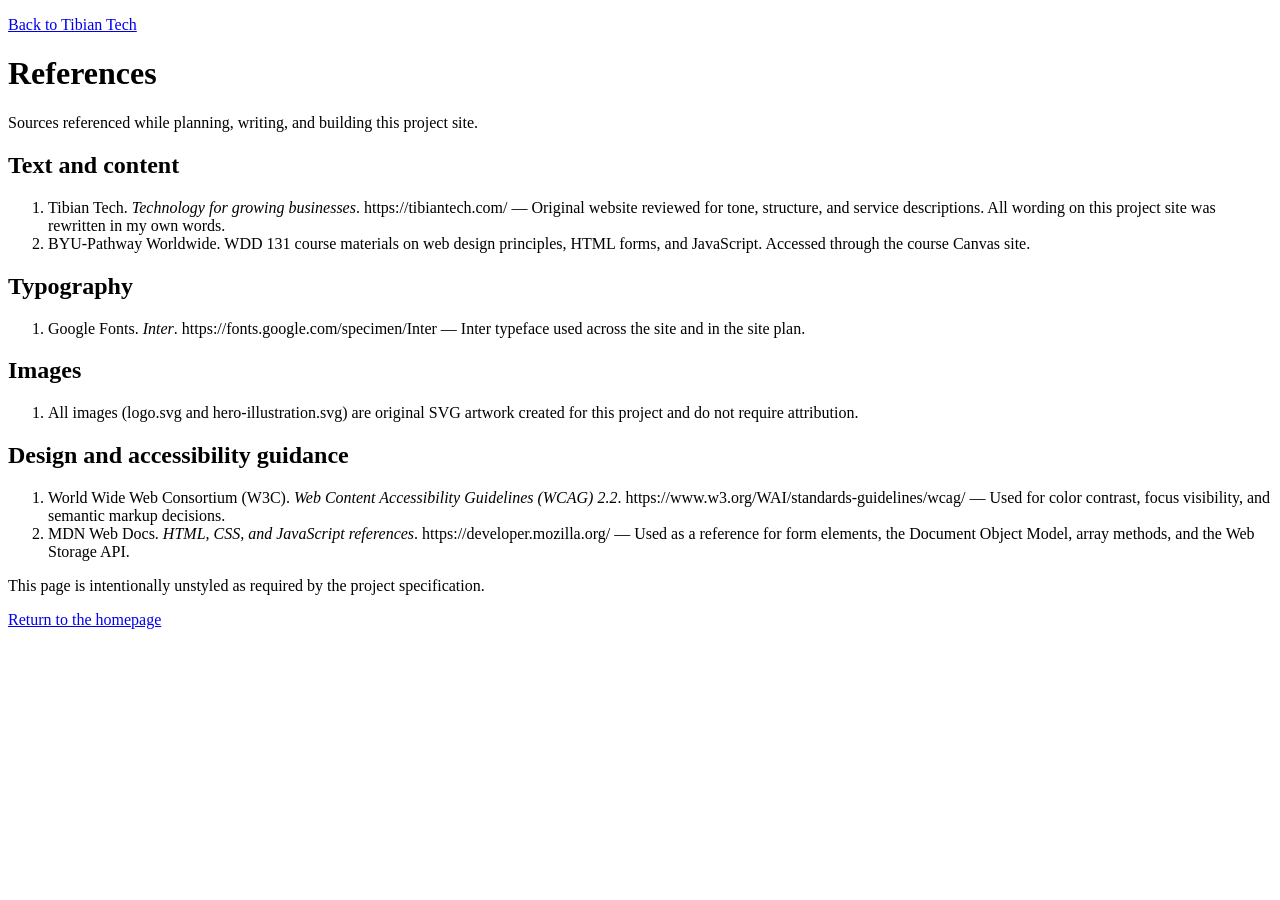
<file: project/references.html>
<!DOCTYPE html>
<html lang="en">
  <head>
    <meta charset="UTF-8">
    <meta name="viewport" content="width=device-width, initial-scale=1.0">
    <meta name="author" content="Davi Szeremeta Zabroski">
    <meta name="description" content="References and sources used to build the Tibian Tech project website.">
    <title>References | Tibian Tech</title>
  </head>

  <body>
    <header>
      <p><a href="index.html">Back to Tibian Tech</a></p>
      <h1>References</h1>
      <p>Sources referenced while planning, writing, and building this project site.</p>
    </header>

    <main>
      <section>
        <h2>Text and content</h2>
        <ol>
          <li>
            Tibian Tech. <cite>Technology for growing businesses</cite>.
            https://tibiantech.com/ — Original website reviewed for tone, structure, and service
            descriptions. All wording on this project site was rewritten in my own words.
          </li>
          <li>
            BYU-Pathway Worldwide. WDD 131 course materials on web design principles, HTML forms,
            and JavaScript. Accessed through the course Canvas site.
          </li>
        </ol>
      </section>

      <section>
        <h2>Typography</h2>
        <ol>
          <li>
            Google Fonts. <cite>Inter</cite>.
            https://fonts.google.com/specimen/Inter — Inter typeface used across the site and in
            the site plan.
          </li>
        </ol>
      </section>

      <section>
        <h2>Images</h2>
        <ol>
          <li>
            All images (logo.svg and hero-illustration.svg) are original SVG artwork created for
            this project and do not require attribution.
          </li>
        </ol>
      </section>

      <section>
        <h2>Design and accessibility guidance</h2>
        <ol>
          <li>
            World Wide Web Consortium (W3C). <cite>Web Content Accessibility Guidelines (WCAG)
            2.2</cite>. https://www.w3.org/WAI/standards-guidelines/wcag/ — Used for color
            contrast, focus visibility, and semantic markup decisions.
          </li>
          <li>
            MDN Web Docs. <cite>HTML, CSS, and JavaScript references</cite>.
            https://developer.mozilla.org/ — Used as a reference for form elements, the Document
            Object Model, array methods, and the Web Storage API.
          </li>
        </ol>
      </section>
    </main>

    <footer>
      <p>This page is intentionally unstyled as required by the project specification.</p>
      <p><a href="index.html">Return to the homepage</a></p>
    </footer>
  </body>
</html>
</file>
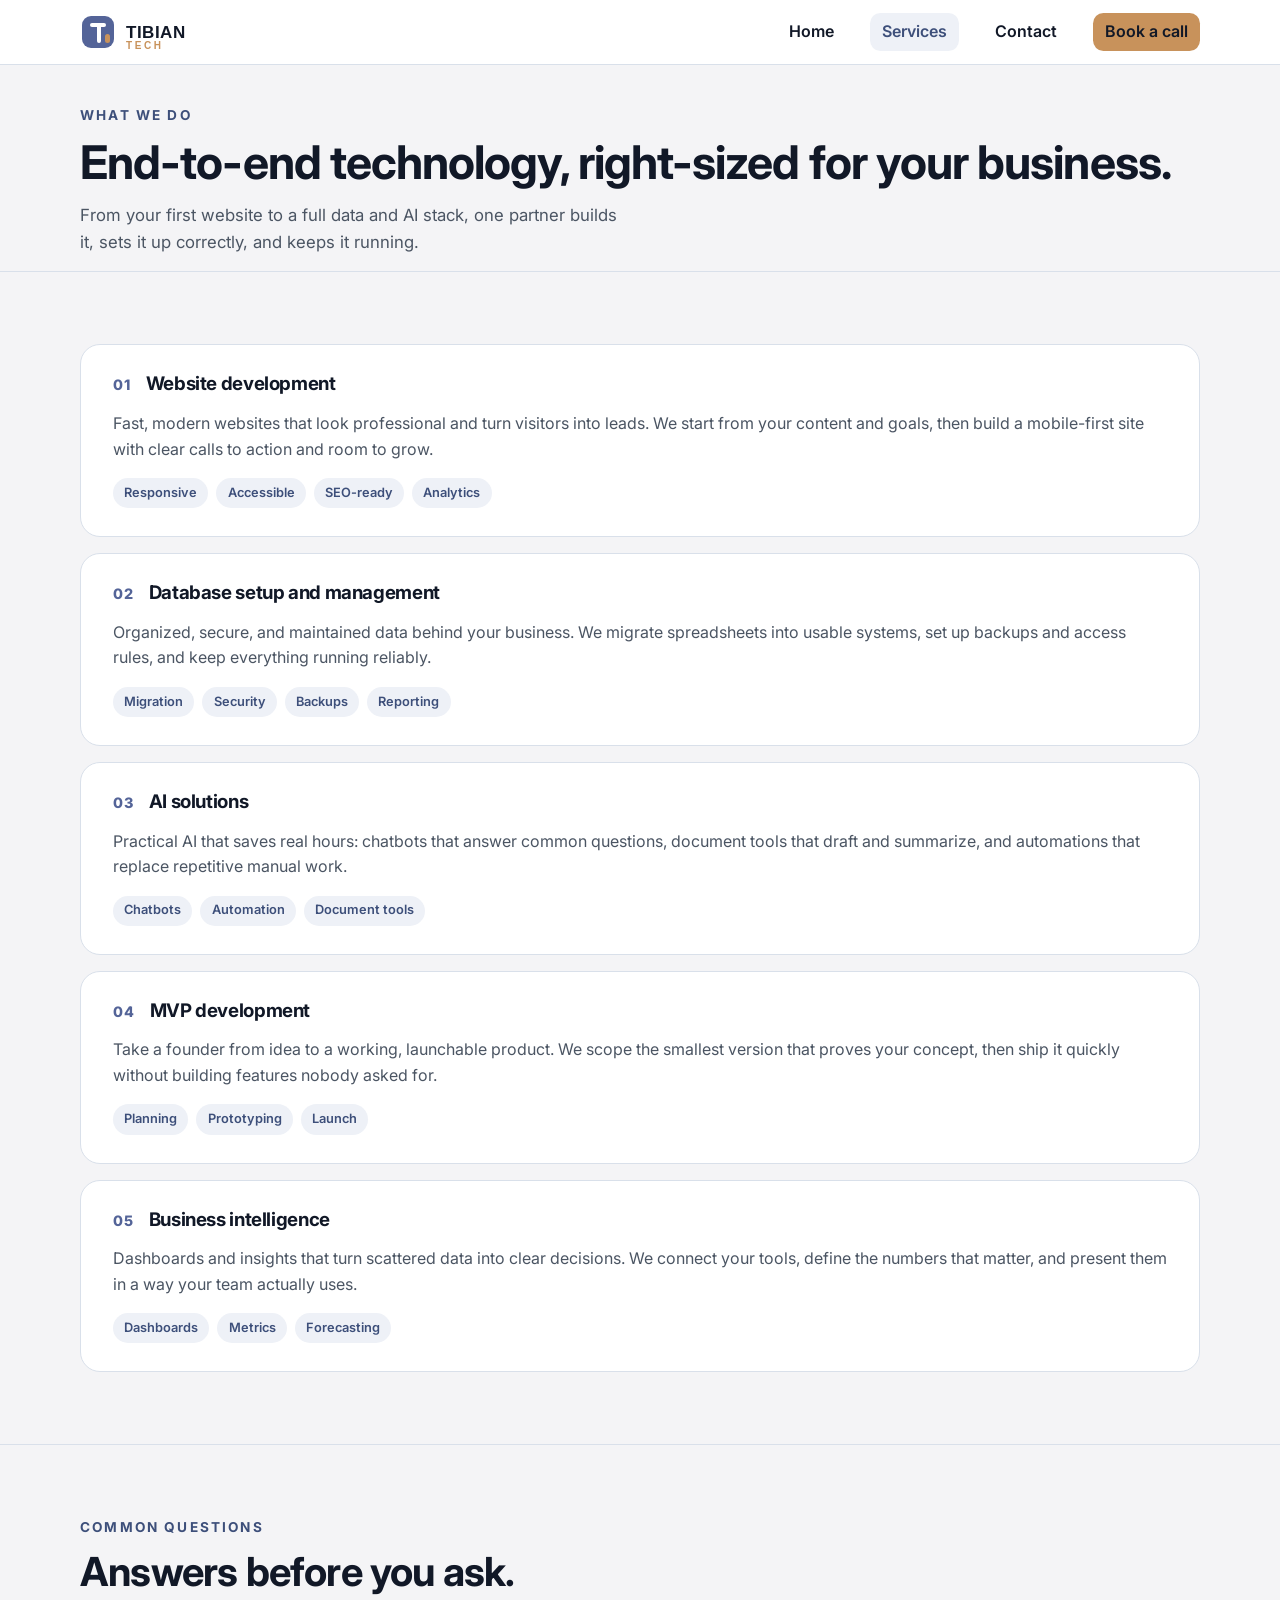
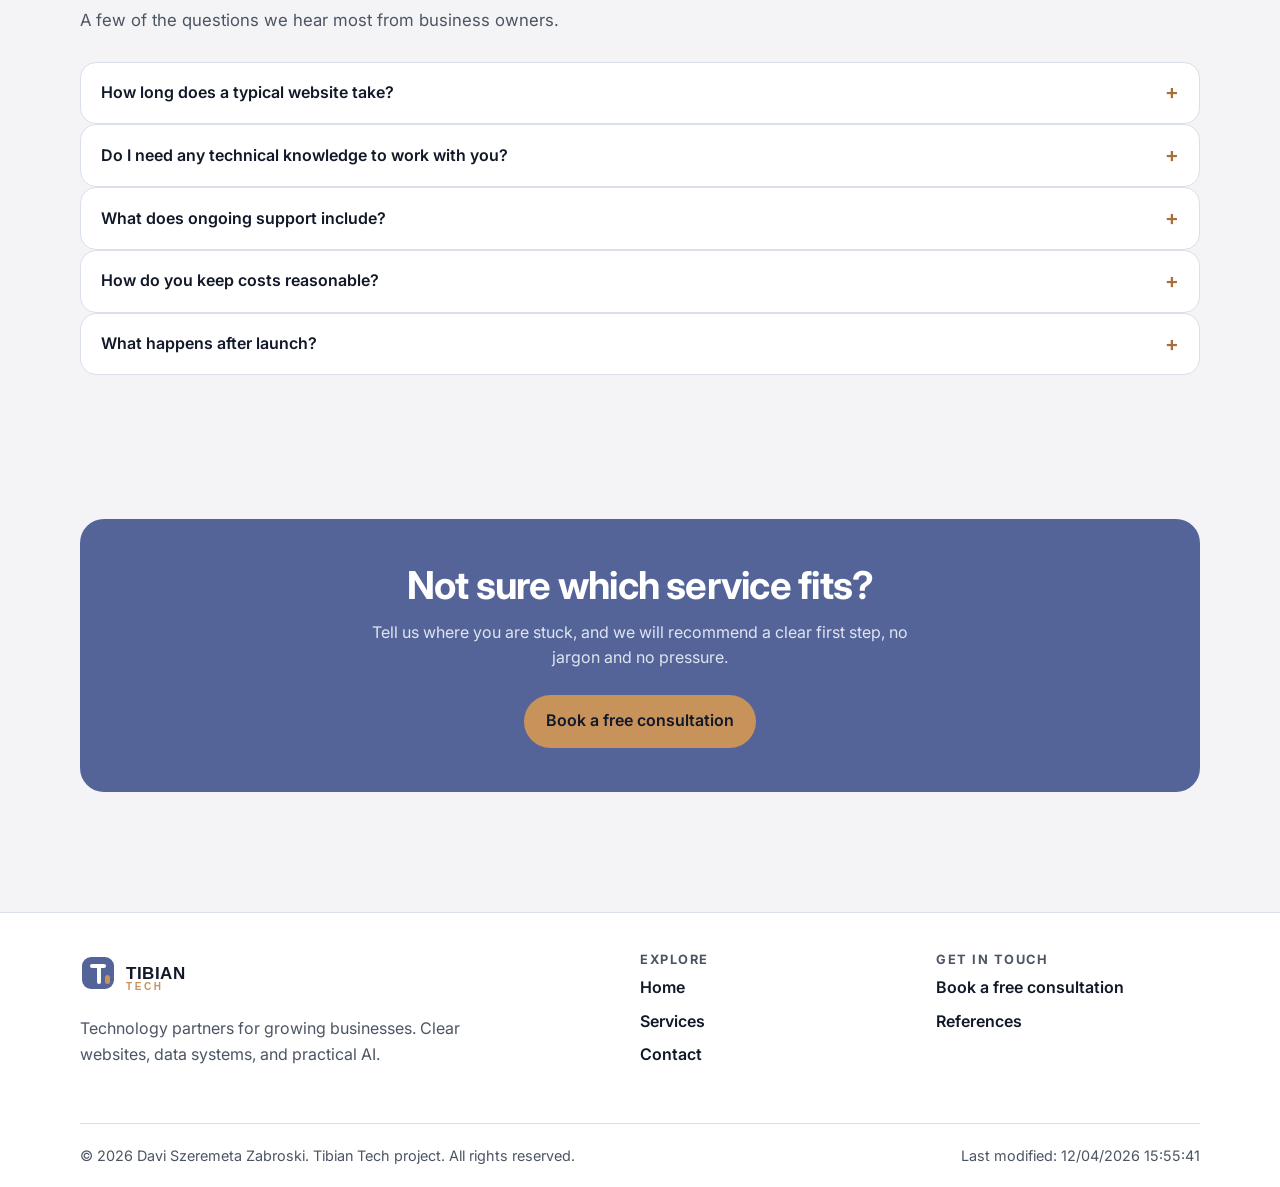
<file: project/services.html>
<!DOCTYPE html>
<html lang="en">
  <head>
    <meta charset="UTF-8">
    <meta name="viewport" content="width=device-width, initial-scale=1.0">
    <meta name="author" content="Davi Szeremeta Zabroski">
    <meta
      name="description"
      content="Explore Tibian Tech services: website development, database setup and management, AI solutions, MVP development, and business intelligence."
    >
    <title>Services | Tibian Tech</title>
    <link rel="icon" type="image/svg+xml" href="images/logo.svg">
    <link rel="preconnect" href="https://fonts.googleapis.com">
    <link rel="preconnect" href="https://fonts.gstatic.com" crossorigin>
    <link
      href="https://fonts.googleapis.com/css2?family=Inter:wght@400;500;600;700;800&amp;display=swap"
      rel="stylesheet"
    >
    <link rel="stylesheet" href="styles/site.css">
    <script src="scripts/site.js" defer></script>
    <script src="scripts/services.js" defer></script>
  </head>

  <body>
    <a class="skip-link" href="#main">Skip to main content</a>

    <header class="site-header">
      <div class="container header-inner">
        <a class="brand" href="index.html" aria-label="Tibian Tech home">
          <img src="images/logo.svg" alt="Tibian Tech" width="176" height="40">
        </a>
        <button
          id="nav-toggle"
          class="nav-toggle"
          type="button"
          aria-label="Open menu"
          aria-controls="site-nav"
          aria-expanded="false"
        >
          ☰
        </button>
        <nav id="site-nav" class="site-nav" aria-label="Primary">
          <a href="index.html">Home</a>
          <a href="services.html">Services</a>
          <a href="contact.html">Contact</a>
          <a class="btn btn-accent nav-cta" href="contact.html">Book a call</a>
        </nav>
      </div>
    </header>

    <main id="main">
      <section class="page-hero">
        <div class="container">
          <p class="eyebrow">What we do</p>
          <h1>End-to-end technology, right-sized for your business.</h1>
          <p class="lede">
            From your first website to a full data and AI stack, one partner builds it, sets it up
            correctly, and keeps it running.
          </p>
        </div>
      </section>

      <section class="section">
        <div class="container">
          <div id="serviceList" class="service-list"></div>
        </div>
      </section>

      <section class="section" id="faq">
        <div class="container">
          <div class="section-heading">
            <p class="eyebrow">Common questions</p>
            <h2>Answers before you ask.</h2>
            <p class="lede">A few of the questions we hear most from business owners.</p>
          </div>
          <div id="faqList" class="faq-list"></div>
        </div>
      </section>

      <section class="section cta-band">
        <div class="container">
          <div class="cta-card">
            <h2>Not sure which service fits?</h2>
            <p>
              Tell us where you are stuck, and we will recommend a clear first step, no jargon and
              no pressure.
            </p>
            <div class="cta-actions">
              <a class="btn btn-accent" href="contact.html">Book a free consultation</a>
            </div>
          </div>
        </div>
      </section>
    </main>

    <footer class="site-footer">
      <div class="container">
        <div class="footer-grid">
          <div class="footer-brand">
            <a class="brand" href="index.html">
              <img src="images/logo.svg" alt="Tibian Tech" width="176" height="40">
            </a>
            <p>
              Technology partners for growing businesses. Clear websites, data systems, and
              practical AI.
            </p>
          </div>
          <div class="footer">
            <h3>Explore</h3>
            <ul class="footer-links">
              <li><a href="index.html">Home</a></li>
              <li><a href="services.html">Services</a></li>
              <li><a href="contact.html">Contact</a></li>
            </ul>
          </div>
          <div class="footer">
            <h3>Get in touch</h3>
            <ul class="footer-links">
              <li><a href="contact.html">Book a free consultation</a></li>
              <li><a href="references.html">References</a></li>
            </ul>
          </div>
        </div>
        <div class="footer-bottom">
          <p>© <span id="currentyear"></span> Davi Szeremeta Zabroski. Tibian Tech project. All rights reserved.</p>
          <p id="lastModified"></p>
        </div>
      </div>
    </footer>
  </body>
</html>
</file>
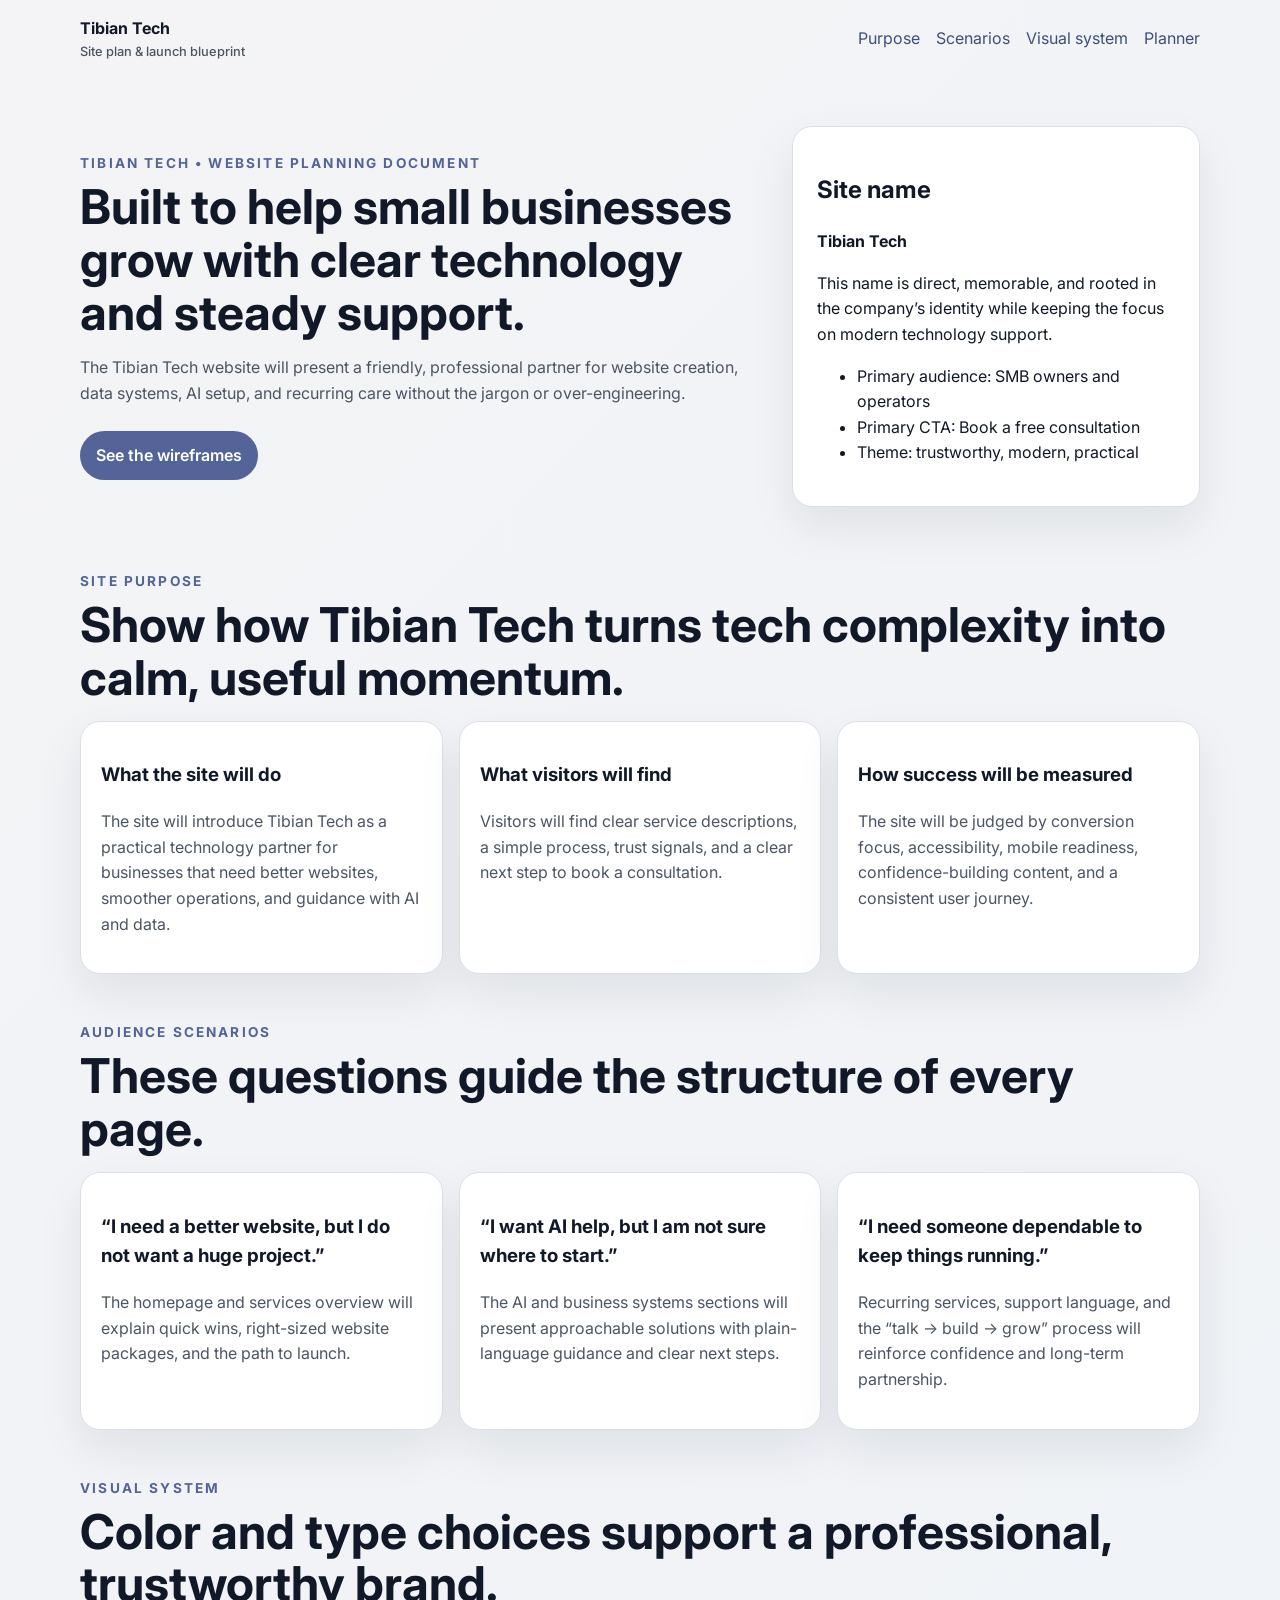
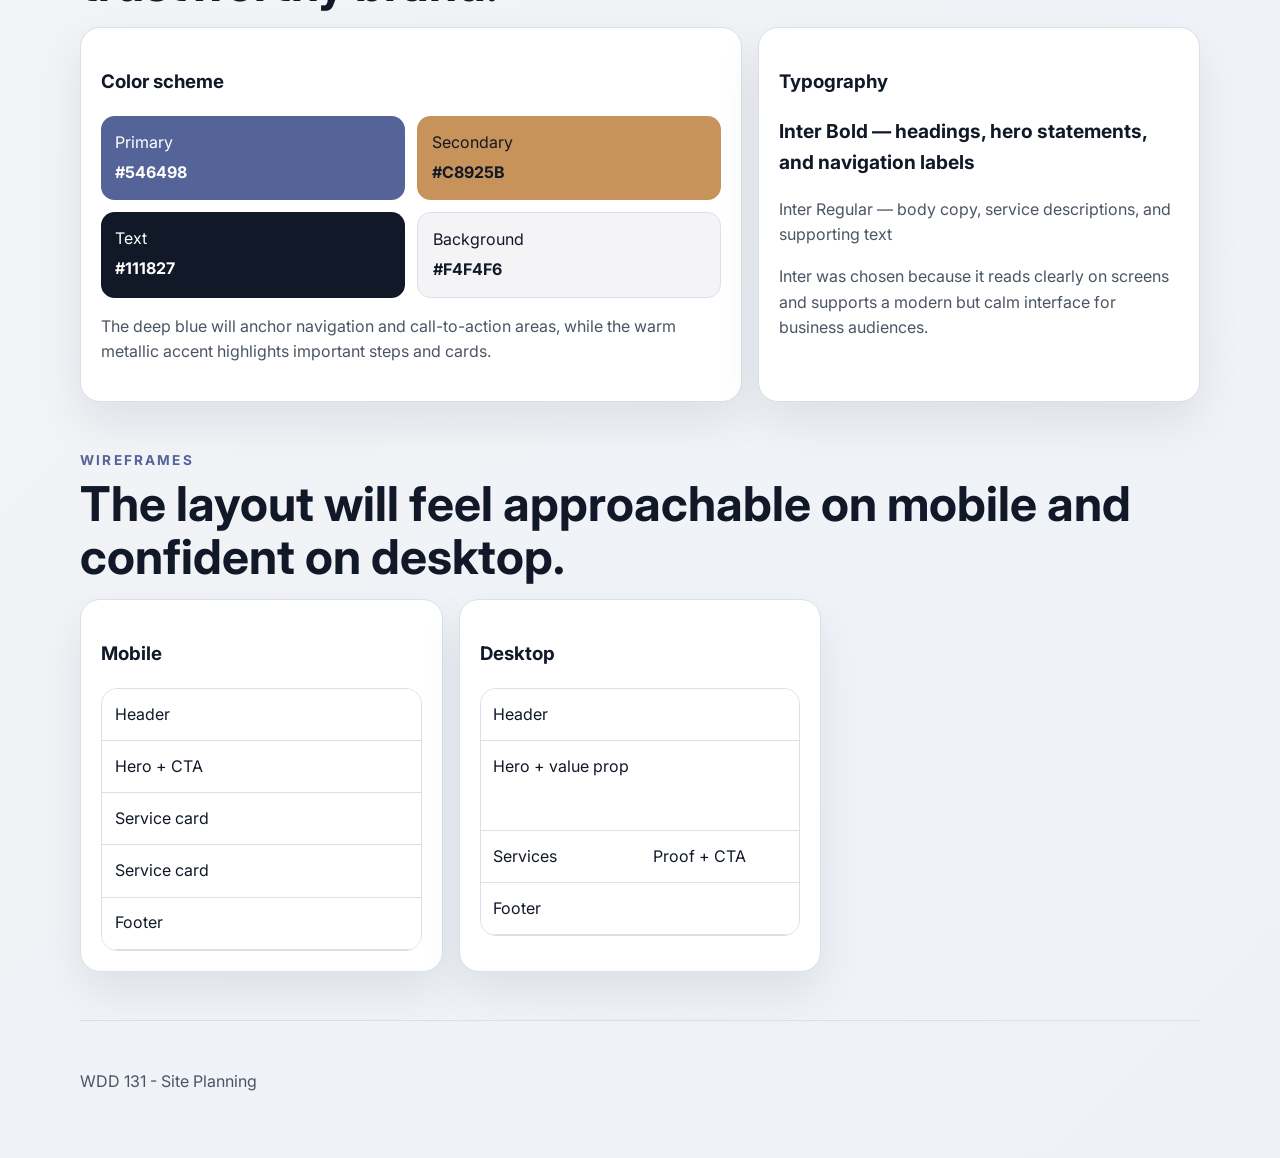
<file: project/siteplan.html>
<!DOCTYPE html>
<html lang="en">
  <head>
    <meta charset="UTF-8" >
    <meta name="viewport" content="width=device-width, initial-scale=1.0" >
    <meta name="author" content="Davi Szeremeta Zabroski" >
    <meta
      name="description"
      content="Planning document for the Tibian Tech website, built as a responsive, accessible launch blueprint."
    >
    <title>Tibian Tech | Site Plan</title>
    <link rel="preconnect" href="https://fonts.googleapis.com" />
    <link rel="preconnect" href="https://fonts.gstatic.com" crossorigin />
    <link
      href="https://fonts.googleapis.com/css2?family=Inter:wght@300;400;500;600;700;800&amp;display=swap"
      rel="stylesheet"
    />
    <link rel="stylesheet" href="siteplan.css" />
  </head>
  <body>
    <header class="site-header">
      <a class="brand" href="#top" aria-label="Tibian Tech home">
        <span>
          <strong>Tibian Tech</strong>
          <small>Site plan &amp; launch blueprint</small>
        </span>
      </a>
      <nav class="site-nav" aria-label="Sections">
        <a href="#purpose">Purpose</a>
        <a href="#scenarios">Scenarios</a>
        <a href="#visuals">Visual system</a>
        <a href="#planner">Planner</a>
      </nav>
    </header>

    <main id="top">
      <section class="hero">
        <div class="hero-copy">
          <p class="eyebrow">Tibian Tech • Website planning document</p>
          <h1>Built to help small businesses grow with clear technology and steady support.</h1>
          <p class="lede">
            The Tibian Tech website will present a friendly, professional partner for website creation,
            data systems, AI setup, and recurring care without the jargon or over-engineering.
          </p>
          <div class="hero-actions">
            <a class="button primary" href="#wireframes">See the wireframes</a>
          </div>
        </div>
        <aside class="hero-card" aria-label="Site overview">
          <h2>Site name</h2>
          <p><strong>Tibian Tech</strong></p>
          <p>This name is direct, memorable, and rooted in the company’s identity while keeping the focus on modern technology support.</p>
          <ul>
            <li>Primary audience: SMB owners and operators</li>
            <li>Primary CTA: Book a free consultation</li>
            <li>Theme: trustworthy, modern, practical</li>
          </ul>
        </aside>
      </section>

      <section id="purpose" class="section">
        <div class="section-heading">
          <p class="eyebrow">Site purpose</p>
          <h2>Show how Tibian Tech turns tech complexity into calm, useful momentum.</h2>
        </div>
        <div class="card-grid">
          <article class="card">
            <h3>What the site will do</h3>
            <p>
              The site will introduce Tibian Tech as a practical technology partner for businesses that need
              better websites, smoother operations, and guidance with AI and data.
            </p>
          </article>
          <article class="card">
            <h3>What visitors will find</h3>
            <p>
              Visitors will find clear service descriptions, a simple process, trust signals, and a clear next step to book a consultation.
            </p>
          </article>
          <article class="card">
            <h3>How success will be measured</h3>
            <p>
              The site will be judged by conversion focus, accessibility, mobile readiness, confidence-building content, and a consistent user journey.
            </p>
          </article>
        </div>
      </section>

      <section id="scenarios" class="section">
        <div class="section-heading">
          <p class="eyebrow">Audience scenarios</p>
          <h2>These questions guide the structure of every page.</h2>
        </div>
        <div class="card-grid scenarios">
          <article class="card scenario-card">
            <h3>“I need a better website, but I do not want a huge project.”</h3>
            <p>The homepage and services overview will explain quick wins, right-sized website packages, and the path to launch.</p>
          </article>
          <article class="card scenario-card">
            <h3>“I want AI help, but I am not sure where to start.”</h3>
            <p>The AI and business systems sections will present approachable solutions with plain-language guidance and clear next steps.</p>
          </article>
          <article class="card scenario-card">
            <h3>“I need someone dependable to keep things running.”</h3>
            <p>Recurring services, support language, and the “talk → build → grow” process will reinforce confidence and long-term partnership.</p>
          </article>
        </div>
      </section>

      <section id="visuals" class="section">
        <div class="section-heading">
          <p class="eyebrow">Visual system</p>
          <h2>Color and type choices support a professional, trustworthy brand.</h2>
        </div>
        <div class="visual-grid">
          <article class="card">
            <h3>Color scheme</h3>
            <div class="swatches">
              <div class="swatch primary"><span>Primary</span><strong>#546498</strong></div>
              <div class="swatch secondary"><span>Secondary</span><strong>#C8925B</strong></div>
              <div class="swatch text"><span>Text</span><strong>#111827</strong></div>
              <div class="swatch bg"><span>Background</span><strong>#F4F4F6</strong></div>
            </div>
            <p>
              The deep blue will anchor navigation and call-to-action areas, while the warm metallic accent highlights important steps and cards.
            </p>
          </article>
          <article class="card">
            <h3>Typography</h3>
            <p class="type-demo heading">Inter Bold — headings, hero statements, and navigation labels</p>
            <p class="type-demo body">Inter Regular — body copy, service descriptions, and supporting text</p>
            <p>
              Inter was chosen because it reads clearly on screens and supports a modern but calm interface for business audiences.
            </p>
          </article>
        </div>
      </section>

      <section id="wireframes" class="section">
        <div class="section-heading">
          <p class="eyebrow">Wireframes</p>
          <h2>The layout will feel approachable on mobile and confident on desktop.</h2>
        </div>
        <div class="wireframe-grid">
          <article class="card wireframe-card">
            <h3>Mobile</h3>
            <div class="wireframe mobile">
              <div class="wireframe-top">Header</div>
              <div class="wireframe-hero">Hero + CTA</div>
              <div class="wireframe-stack">
                <div class="wireframe-item">Service card</div>
                <div class="wireframe-item">Service card</div>
              </div>
              <div class="wireframe-footer">Footer</div>
            </div>
          </article>
          <article class="card wireframe-card">
            <h3>Desktop</h3>
            <div class="wireframe desktop">
              <div class="wireframe-top">Header</div>
              <div class="wireframe-hero large">Hero + value prop</div>
              <div class="wireframe-columns">
                <div class="wireframe-item">Services</div>
                <div class="wireframe-item">Proof + CTA</div>
              </div>
              <div class="wireframe-footer">Footer</div>
            </div>
          </article>
        </div>
      </section>


    </main>

    <footer class="site-footer">
      <p>WDD 131 - Site Planning</p>
    </footer>

    <script src="siteplan.js"></script>
  </body>
</html>
</file>
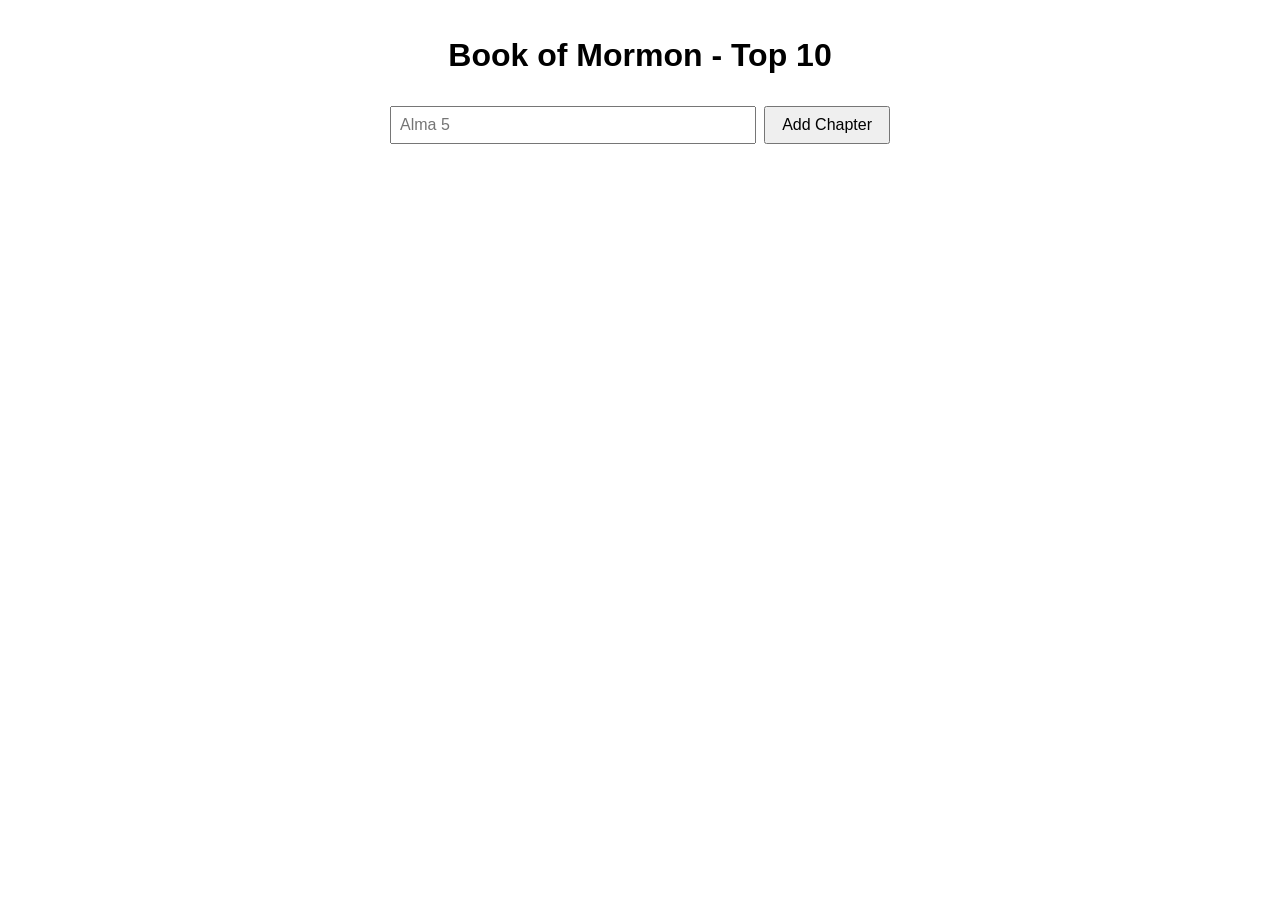
<file: week02/bom.html>
<!DOCTYPE html>
<html lang="en">
<head>
  <meta charset="UTF-8">
  <meta name="viewport" content="width=device-width, initial-scale=1.0">
  <title>Book of Mormon - Top 10 Favorite Chapters</title>
  <meta name="description" content="Book of Mormon favorite chapters application">
  <meta name="author" content="Davi Szeremeta Zabroski">
  <link rel="stylesheet" href="styles/bom.css">
</head>
<body>
  <header>
    <h1>Book of Mormon - Top 10</h1>
  </header>
  <main>
    <div>
      <input type="text" id="favchap" placeholder="Alma 5">
      <button id="addButton">Add Chapter</button>
    </div>
    <ul id="list"></ul>
  </main>
  <script src="scripts/bom.js"></script>
</body>
</html>
</file>
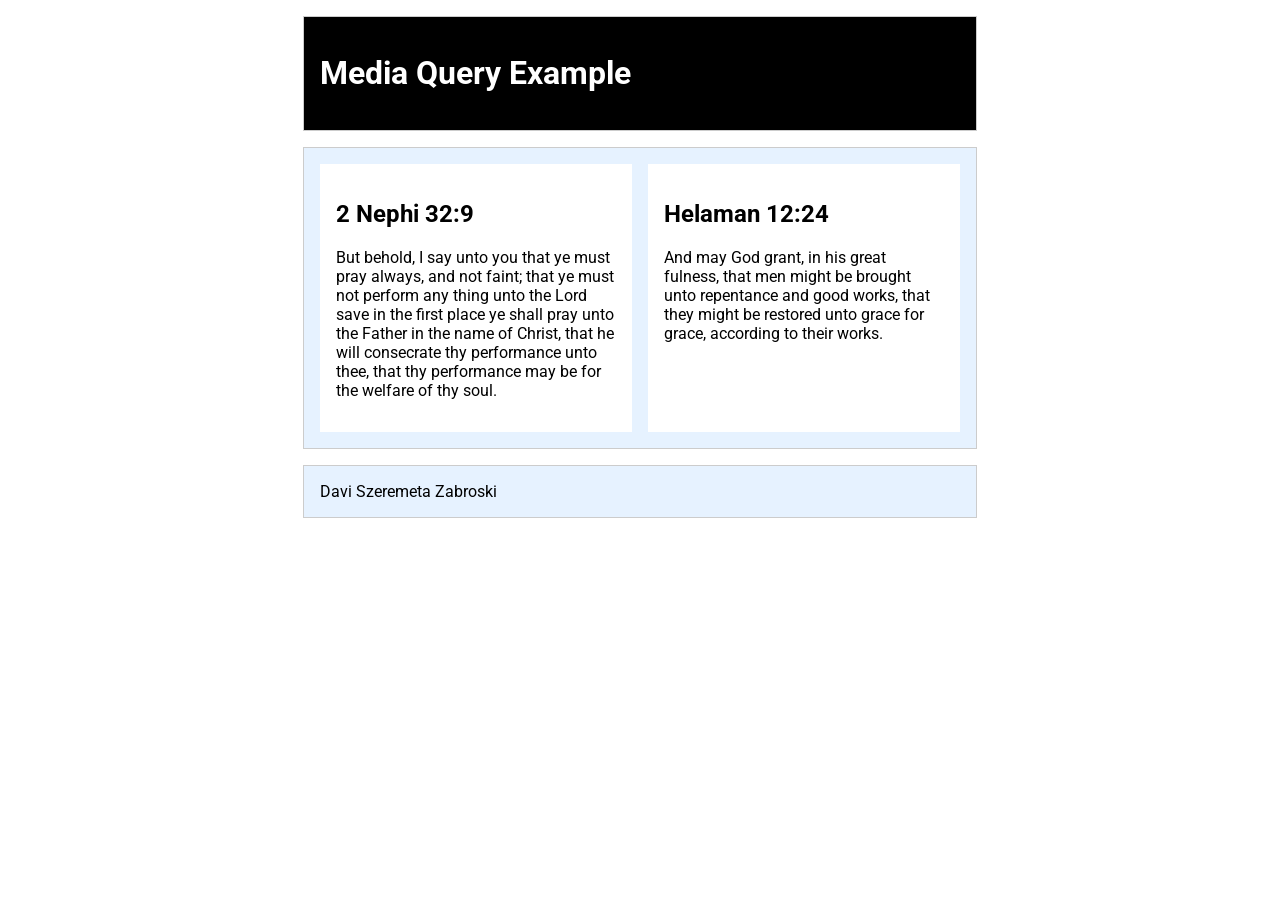
<file: week02/media-query.html>
<!DOCTYPE html>
<html lang="en">
<head>
  <meta charset="UTF-8">
  <meta name="viewport" content="width=device-width, initial-scale=1.0">
  <title>WDD 131 - Media Query Example</title>
  <meta name="description" content="Media query learning activity example page.">
  <meta name="author" content="Davi Szeremeta Zabroski">
  <link rel="stylesheet" href="styles/media-query.css">
  <link rel="stylesheet" href="styles/media-query-large.css">
  <link rel="preconnect" href="https://fonts.googleapis.com">
  <link rel="preconnect" href="https://fonts.gstatic.com" crossorigin>
  <link rel="stylesheet" href="https://fonts.googleapis.com/css2?family=Roboto&display=swap">
</head>
<body>
  <header>
    <h1>Media Query Example</h1>
  </header>
  <main>
    <section>
      <h2>2 Nephi 32:9</h2>
      <p>But behold, I say unto you that ye must pray always, and not faint; that ye must not perform any thing unto the Lord save in the first place ye shall pray unto the Father in the name of Christ, that he will consecrate thy performance unto thee, that thy performance may be for the welfare of thy soul.</p>
    </section>
    <section>
      <h2>Helaman 12:24</h2>
      <p>And may God grant, in his great fulness, that men might be brought unto repentance and good works, that they might be restored unto grace for grace, according to their works.</p>
    </section>
  </main>
  <footer>
    Davi Szeremeta Zabroski
  </footer>
</body>
</html>
</file>
<file: styles/base.css>
:root {
  --primary-color: #2f4550;
  --secondary-color: #b8dbd9;
  --accent-color: #f4f4f9;
  --text-color: #333;
  --background-color: #fafafa;
  
  --font-heading: 'Playfair Display', serif;
  --font-body: 'Roboto', sans-serif;

  --temple-card-bg: white;
  --temple-shadow: rgba(0, 0, 0, 0.1);
}

* {
  box-sizing: border-box;
  margin: 0;
  padding: 0;
}

body {
  font-family: var(--font-body);
  background-color: var(--background-color);
  color: var(--text-color);
  line-height: 1.6;
}

h1, h2, h3, #course-title {
  font-family: var(--font-heading);
}

header {
  background-color: var(--primary-color);
  color: var(--secondary-color);
  padding: 1.5rem 0;
  box-shadow: 0 2px 4px rgba(0,0,0,0.1);
}

#course-title {
  display: block;
  text-align: center;
  font-size: 2.5rem;
  font-weight: 700;
  margin-bottom: 1.25rem;
}

#menu-button {
  display: block;
  background: none;
  border: none;
  color: var(--secondary-color);
  font-size: 1.5rem;
  cursor: pointer;
  position: absolute;
  top: 1rem;
  right: 1rem;
}

nav {
  display: none;
  flex-direction: column;
  background-color: var(--primary-color);
  padding: 0.5rem 0;
}

nav.open {
  display: flex;
}

nav a {
  color: var(--secondary-color);
  text-decoration: none;
  font-size: 1.1rem;
  font-weight: 700;
  padding: 0.75rem 1rem;
  transition: background-color 0.3s ease, color 0.3s ease, transform 0.2s ease;
}

nav a:hover, nav a:focus {
  background-color: var(--accent-color);
  color: var(--primary-color);
  transform: translateY(-2px);
}

main {
  max-width: 1080px;
  margin: 2rem auto;
  padding: 0 1rem;
}

main h1 {
  text-align: center;
  margin-bottom: 2rem;
  color: var(--primary-color);
  font-size: 3rem;
  border-bottom: 2px solid var(--accent-color);
  display: inline-block;
  padding-bottom: 0.5rem;
}

/* Center the main h1 wrapper if we use block or keep it simple */
.main-header {
  text-align: center;
}

.cards-container {
  display: grid;
  grid-template-columns: 1fr;
  gap: 2rem;
}

@media (min-width: 768px) {
  .cards-container {
    grid-template-columns: 1fr 1fr;
  }
}

.card {
  background-color: #fff;
  border-radius: 12px;
  box-shadow: 0 4px 6px rgba(0,0,0,0.05);
  overflow: hidden;
  display: flex;
  flex-direction: column;
  transition: transform 0.3s ease, box-shadow 0.3s ease;
  border: 1px solid #eaeaea;
}

.card:hover {
  transform: translateY(-5px);
  box-shadow: 0 10px 20px rgba(0,0,0,0.1);
}

.card h2 {
  background-color: var(--primary-color);
  color: #fff;
  padding: 1rem;
  text-align: center;
  margin: 0;
  font-size: 1.5rem;
}

.card img {
  width: 100%;
  height: 250px;
  object-fit: contain;
  border-bottom: 3px solid var(--accent-color);
}

.card p {
  padding: 1.5rem;
  flex-grow: 1;
  text-align: justify;
  font-size: 1.05rem;
}

footer {
  background-color: var(--primary-color);
  color: var(--secondary-color);
  text-align: center;
  padding: 2.5rem 1rem;
  margin-top: 4rem;
  box-shadow: 0 -2px 4px rgba(0,0,0,0.1);
}

footer p {
  margin-bottom: 0.5rem;
  font-size: 1.1rem;
}

#currentyear {
  font-weight: bold;
  color: var(--accent-color);
}

#lastModified {
  color: #bdc3c7;
  font-size: 0.95rem;
  font-style: italic;
  margin-top: 1rem;
}

@media screen and (min-width: 500px) {
  header {
    display: flex;
    justify-content: space-between;
    align-items: center;
    padding: 1rem 2rem;
    position: relative;
  }

  #course-title {
    margin-bottom: 0;
    font-size: 1.75rem;
  }

  #menu-button {
    display: none;
  }

  nav {
    display: flex;
    flex-direction: row;
    background-color: transparent;
    gap: 0.5rem;
    padding: 0.75rem;
  }

  nav a {
    padding: 0.5rem 1rem;
    border-radius: 4px;
  }

  nav a:hover {
    background-color: var(--accent-color);
    color: var(--primary-color);
  }
}
</file>
<file: project/styles/site.css>
:root {
  color-scheme: light;
  --primary: #546498;
  --primary-dark: #3d4f7a;
  --secondary: #c8925b;
  --secondary-dark: #a86f3a;
  --text: #111827;
  --muted: #4b5563;
  --background: #f4f4f6;
  --surface: #ffffff;
  --border: #d9e0ea;
  --soft: #eef1f7;
  --shadow: 0 18px 40px rgba(17, 24, 39, 0.08);
}

*,
*::before,
*::after {
  box-sizing: border-box;
}

html {
  scroll-behavior: smooth;
}

body {
  margin: 0;
  font-family: "Inter", sans-serif;
  line-height: 1.6;
  color: var(--text);
  background: var(--background);
  -webkit-font-smoothing: antialiased;
}

h1,
h2,
h3,
h4 {
  line-height: 1.15;
  letter-spacing: -0.02em;
  margin: 0 0 0.5rem;
}

p {
  margin: 0 0 1rem;
}

ul {
  margin: 0;
  padding: 0;
  list-style: none;
}

a {
  color: var(--primary-dark);
  text-decoration: none;
}

a:hover {
  text-decoration: underline;
}

img {
  display: block;
  max-width: 100%;
  height: auto;
}

.container {
  width: min(1120px, 100% - 2rem);
  margin-inline: auto;
}

.skip-link {
  position: absolute;
  top: -100%;
  left: 1rem;
  z-index: 50;
  background: var(--primary-dark);
  color: #fff;
  padding: 0.75rem 1rem;
  border-radius: 0.5rem;
}

.skip-link:focus {
  top: 1rem;
}

/* Header */
.site-header {
  position: sticky;
  top: 0;
  z-index: 30;
  background: var(--surface);
  border-bottom: 1px solid var(--border);
}

.header-inner {
  display: flex;
  align-items: center;
  justify-content: space-between;
  gap: 1rem;
  padding: 0.75rem 0;
}

.brand {
  display: inline-flex;
  align-items: center;
  flex: 0 0 auto;
}

.brand:hover {
  text-decoration: none;
}

.brand img {
  height: 40px;
  width: auto;
}

.nav-toggle {
  display: inline-flex;
  align-items: center;
  justify-content: center;
  position: relative;
  z-index: 25;
  width: 44px;
  height: 44px;
  border: 1px solid var(--border);
  border-radius: 0.65rem;
  background: var(--surface);
  color: var(--text);
  font-size: 1.35rem;
  line-height: 1;
  cursor: pointer;
}

.nav-toggle:hover {
  border-color: var(--primary);
}

.site-nav {
  display: none;
}

.site-nav.open {
  position: fixed;
  inset: 0;
  z-index: 20;
  display: flex;
  flex-direction: column;
  align-items: center;
  justify-content: center;
  gap: 1.5rem;
  padding: 2rem;
  background: var(--surface);
}

.site-nav.open a {
  font-size: 1.35rem;
  padding: 0.75rem 2.25rem;
}

.no-scroll {
  overflow: hidden;
}

.site-nav a {
  padding: 0.7rem 1.25rem;
  border-radius: 0.65rem;
  font-weight: 600;
  color: var(--text);
}

.site-nav a:hover {
  background: var(--soft);
  text-decoration: none;
}

.site-nav a.active {
  color: var(--primary-dark);
  background: var(--soft);
}

/* Buttons */
.btn {
  display: inline-flex;
  align-items: center;
  justify-content: center;
  gap: 0.5rem;
  border: 0;
  border-radius: 999px;
  padding: 0.85rem 1.4rem;
  font: inherit;
  font-weight: 600;
  cursor: pointer;
  text-align: center;
}

.btn:hover {
  text-decoration: none;
}

.btn-primary {
  background: var(--primary);
  color: #fff;
}

.btn-primary:hover {
  background: var(--primary-dark);
}

.btn-accent {
  background: var(--secondary);
  color: #111827;
}

.btn-accent:hover {
  background: var(--secondary-dark);
  color: #111827;
}

.btn-outline {
  background: transparent;
  color: var(--text);
  border: 1px solid var(--border);
}

.btn-outline:hover {
  border-color: var(--primary);
  color: var(--primary-dark);
}

.nav-cta {
  padding: 0.6rem 1.1rem;
  justify-content: flex-start;
}

/* Hero */
.hero {
  padding: 2.5rem 0 3rem;
}

.hero-grid {
  display: grid;
  gap: 2rem;
  align-items: center;
}

.hero-copy h1 {
  font-size: clamp(2.1rem, 6vw, 3.2rem);
  margin-bottom: 1rem;
}

.lede {
  font-size: 1.05rem;
  color: var(--muted);
  max-width: 34rem;
  margin-bottom: 0;
}

.eyebrow {
  display: block;
  color: var(--primary-dark);
  font-size: 0.85rem;
  font-weight: 700;
  letter-spacing: 0.16em;
  text-transform: uppercase;
  margin-bottom: 0.6rem;
}

.hero-actions {
  display: flex;
  flex-wrap: wrap;
  gap: 0.75rem;
  margin-top: 1.5rem;
}

.hero-panel img {
  border-radius: 1.25rem;
  box-shadow: var(--shadow);
}

/* Sections */
.section {
  padding: 3rem 0;
  border-top: 1px solid var(--border);
}

.section-heading {
  max-width: 40rem;
  margin-bottom: 1.75rem;
}

.section-heading h2 {
  font-size: clamp(1.7rem, 4vw, 2.5rem);
  margin-bottom: 0.75rem;
}

.section-heading .lede {
  margin-bottom: 0;
}

.card-grid {
  display: grid;
  gap: 1rem;
}

.card {
  background: var(--surface);
  border: 1px solid var(--border);
  border-radius: 1.25rem;
  padding: 1.5rem;
  box-shadow: 0 1px 2px rgba(17, 24, 39, 0.04);
}

.card h3 {
  margin-bottom: 0.5rem;
}

.card p {
  color: var(--muted);
  margin-bottom: 0;
}

.card-icon {
  display: inline-flex;
  align-items: center;
  justify-content: center;
  width: 46px;
  height: 46px;
  border-radius: 0.85rem;
  background: var(--soft);
  color: var(--primary);
  margin-bottom: 1rem;
  font-weight: 700;
  font-size: 1.1rem;
}

/* Split layouts */
.split {
  display: grid;
  gap: 2rem;
  align-items: start;
}

.step-num {
  display: block;
  color: var(--secondary-dark);
  font-size: 0.85rem;
  font-weight: 800;
  letter-spacing: 0.12em;
  margin-bottom: 0.6rem;
}

/* Services page */
.service-list {
  display: grid;
  gap: 1rem;
}

.service-row {
  background: var(--surface);
  border: 1px solid var(--border);
  border-radius: 1.25rem;
  padding: 1.5rem;
}

.service-row h3 {
  margin-bottom: 0.5rem;
}

.service-row p {
  color: var(--muted);
  margin-bottom: 0;
}

.service-row header {
  display: flex;
  align-items: baseline;
  gap: 0.9rem;
  margin-bottom: 0.5rem;
}

.service-num {
  flex: 0 0 auto;
  color: var(--primary);
  font-weight: 800;
  font-size: 0.9rem;
  letter-spacing: 0.08em;
}

.service-tags {
  display: flex;
  flex-wrap: wrap;
  gap: 0.5rem;
  margin-top: 1rem;
}

.tag {
  background: var(--soft);
  color: var(--primary-dark);
  font-size: 0.8rem;
  font-weight: 600;
  padding: 0.3rem 0.7rem;
  border-radius: 999px;
}

/* FAQ */
.faq-item {
  background: var(--surface);
  border: 1px solid var(--border);
  border-radius: 1rem;
  overflow: hidden;
}

.faq-question {
  display: flex;
  align-items: center;
  justify-content: space-between;
  gap: 1rem;
  width: 100%;
  padding: 1.1rem 1.25rem;
  border: 0;
  background: none;
  font: inherit;
  font-weight: 600;
  color: var(--text);
  text-align: left;
  cursor: pointer;
}

.faq-question:hover {
  background: var(--soft);
}

.faq-icon {
  flex: 0 0 auto;
  color: var(--secondary-dark);
  font-size: 1.3rem;
  line-height: 1;
  transition: transform 0.2s ease;
}

.faq-item.open .faq-icon {
  transform: rotate(45deg);
}

.faq-answer {
  display: none;
  padding: 0 1.25rem 1.1rem;
  color: var(--muted);
}

.faq-answer p {
  margin-bottom: 0;
}

.faq-item.open .faq-answer {
  display: block;
}

/* CTA band */
.cta-band {
  border: 0;
}

.cta-card {
  background: var(--primary);
  border-radius: 1.5rem;
  padding: 2.75rem 1.5rem;
  text-align: center;
}

.cta-card h2 {
  color: #fff;
  font-size: clamp(1.7rem, 4vw, 2.4rem);
  margin-bottom: 0.75rem;
}

.cta-card p {
  color: #dfe5f0;
  max-width: 34rem;
  margin-inline: auto;
}

.cta-actions {
  display: flex;
  flex-wrap: wrap;
  justify-content: center;
  gap: 0.75rem;
  margin-top: 1.5rem;
}

.cta-card .btn-outline {
  border-color: rgba(255, 255, 255, 0.5);
  color: #fff;
}

.cta-card .btn-outline:hover {
  border-color: #fff;
  color: #fff;
}

/* Page hero (interior) */
.page-hero {
  padding: 2.5rem 0 1rem;
}

.page-hero h1 {
  font-size: clamp(2rem, 5vw, 2.9rem);
  margin-bottom: 0.75rem;
}

/* Form */
.form-layout {
  display: grid;
  gap: 2rem;
  align-items: start;
}

.form-intro p {
  color: var(--muted);
  margin-bottom: 0.75rem;
}

.form-intro li {
  display: flex;
  gap: 0.6rem;
  align-items: baseline;
  color: var(--muted);
  margin-bottom: 0.5rem;
}

.form-intro li::before {
  content: "✓";
  color: var(--primary);
  font-weight: 700;
}

.form-card {
  background: var(--surface);
  border: 1px solid var(--border);
  border-radius: 1.5rem;
  padding: 1.75rem;
  box-shadow: var(--shadow);
}

.form-card fieldset {
  border: 0;
  margin: 0;
  padding: 0;
}

.form-card legend {
  font-weight: 700;
  margin-bottom: 1.25rem;
  padding: 0;
}

.form-grid {
  display: grid;
  gap: 1.1rem;
}

.form-group {
  display: grid;
  gap: 0.4rem;
}

.form-group label,
.form-group legend {
  font-weight: 600;
  font-size: 0.95rem;
}

.optional {
  font-weight: 400;
  color: var(--muted);
  font-size: 0.85rem;
}

input[type="text"],
input[type="email"],
select,
textarea {
  width: 100%;
  padding: 0.85rem 0.95rem;
  border: 1px solid var(--border);
  border-radius: 0.8rem;
  font: inherit;
  background: var(--surface);
  color: var(--text);
}

textarea {
  resize: vertical;
}

input:focus,
select:focus,
textarea:focus {
  outline: 2px solid var(--primary);
  outline-offset: 1px;
  border-color: var(--primary);
}

.radio-group {
  display: grid;
  gap: 0.5rem;
}

.radio-option {
  display: flex;
  align-items: center;
  gap: 0.6rem;
  font-weight: 500;
}

.radio-option input {
  width: auto;
}

.form-error {
  color: #b3261e;
  font-weight: 600;
  margin: 0.75rem 0 0;
}

.form-actions {
  margin-top: 1.25rem;
}

.confirm-box {
  background: #eef6ee;
  border: 1px solid #bcd9bc;
  color: #1e4a1e;
  border-radius: 1rem;
  padding: 1rem 1.25rem;
  margin-top: 1.25rem;
}

.confirm-box p {
  margin-bottom: 0;
}

/* Recent inquiries */
.inquiries-section {
  border: 0;
}

.inquiry-list {
  display: grid;
  gap: 0.75rem;
}

.inquiry {
  background: var(--surface);
  border: 1px solid var(--border);
  border-radius: 0.9rem;
  padding: 1rem 1.25rem;
}

.inquiry h3 {
  font-size: 1rem;
  margin-bottom: 0.2rem;
}

.inquiry p {
  color: var(--muted);
  font-size: 0.9rem;
  margin-bottom: 0;
}

.inquiry .inquiry-meta {
  margin-bottom: 0.4rem;
}

.inquiry-empty {
  color: var(--muted);
}

/* Footer */
.site-footer {
  margin-top: 3rem;
  background: var(--surface);
  border-top: 1px solid var(--border);
}

.footer-grid {
  display: grid;
  gap: 2rem;
  padding: 2.5rem 0;
}

.footer-brand p {
  color: var(--muted);
  max-width: 24rem;
  margin-top: 1rem;
}

.footer h3 {
  font-size: 0.8rem;
  font-weight: 700;
  letter-spacing: 0.12em;
  text-transform: uppercase;
  color: var(--muted);
}

.footer-links {
  display: grid;
  gap: 0.5rem;
}

.footer-links a {
  color: var(--text);
  font-weight: 600;
}

.footer-links a:hover {
  color: var(--primary-dark);
}

.footer-bottom {
  display: flex;
  flex-wrap: wrap;
  gap: 0.5rem 1.5rem;
  justify-content: space-between;
  border-top: 1px solid var(--border);
  padding: 1.25rem 0;
  color: var(--muted);
  font-size: 0.9rem;
}

.footer-bottom p {
  margin-bottom: 0;
}

/* References (plain page) */
.references-page {
  max-width: 48rem;
  margin-inline: auto;
  padding: 2.5rem 1rem 4rem;
}

/* Large screens */
@media (min-width: 820px) {
  .nav-toggle {
    display: none;
  }

  .site-nav,
  .site-nav.open {
    position: static;
    inset: auto;
    display: flex;
    flex-direction: row;
    align-items: center;
    justify-content: flex-start;
    gap: 1.5rem;
    padding: 0;
    background: transparent;
  }

  .site-nav.open a {
    font-size: inherit;
    padding: 0.4rem 0.75rem;
  }

  .site-nav a {
    padding: 0.4rem 0.75rem;
  }

  .hero {
    padding: 4rem 0 5rem;
  }

  .hero-grid {
    grid-template-columns: 1.05fr 0.95fr;
  }

  .section {
    padding: 4.5rem 0;
  }

  .card-grid.two {
    grid-template-columns: repeat(2, minmax(0, 1fr));
  }

  .card-grid.three {
    grid-template-columns: repeat(3, minmax(0, 1fr));
  }

  .split {
    grid-template-columns: 0.9fr 1.1fr;
    gap: 3rem;
  }

  .service-row {
    padding: 1.75rem 2rem;
  }

  .form-layout {
    grid-template-columns: 0.8fr 1.2fr;
  }

  .form-grid.two {
    grid-template-columns: 1fr 1fr;
  }

  .full {
    grid-column: 1 / -1;
  }

  .footer-grid {
    grid-template-columns: 2fr 1fr 1fr;
  }
}
</file>
<file: styles/form.css>
.review-theme {
  --form-bg: #f3eef8;
  --card-bg: #ffffff;
  --control-bg: #fff;
  --control-border: #cbc9d9;
  --focus-color: #6b60d8;
  --button-bg: #6b60d8;
  --button-text: #fff;
  --text-muted: #5a546a;
}

body.review-theme {
  background-color: #ebe5f3;
}

.page-intro {
  max-width: 860px;
  margin: 0 auto 2rem;
  text-align: center;
}

.page-intro h1 {
  color: var(--primary-color);
  font-size: clamp(2rem, 3vw, 3rem);
  margin-bottom: 0.75rem;
}

.page-intro p {
  color: var(--text-color);
  font-size: 1.05rem;
  line-height: 1.8;
}

.review-form-card,
.confirmation-card {
  max-width: 860px;
  margin: 0 auto 3rem;
  padding: 2rem;
  background-color: var(--card-bg);
  border-radius: 24px;
  box-shadow: 0 18px 40px rgba(86, 72, 132, 0.12);
  border: 1px solid rgba(109, 98, 167, 0.14);
}

form fieldset {
  border: none;
  padding: 0;
}

form legend {
  font-size: 1.5rem;
  font-weight: 700;
  margin-bottom: 1.5rem;
  color: var(--primary-color);
}

.form-group {
  display: grid;
  gap: 0.75rem;
  margin-bottom: 1.5rem;
}

.form-group label,
.group-label {
  font-weight: 700;
  color: var(--primary-color);
}

.form-group label {
  display: block;
}

select,
input[type="date"],
input[type="text"],
textarea {
  width: 100%;
  border-radius: 14px;
  border: 1px solid var(--control-border);
  background-color: var(--control-bg);
  padding: 0.95rem 1rem;
  font-size: 1rem;
  color: #2a2142;
}

textarea {
  min-height: 140px;
  resize: vertical;
}

.rating-options {
  display: flex;
  gap: 0.75rem;
  flex-wrap: wrap;
}

.rating-label {
  display: grid;
  place-items: center;
  gap: 0.35rem;
  width: 64px;
  padding: 1rem 0.75rem;
  border-radius: 16px;
  border: 1px solid rgba(111, 98, 173, 0.18);
  background-color: #faf6ff;
  cursor: pointer;
  transition: transform 0.2s ease, border-color 0.2s ease, box-shadow 0.2s ease;
}

.rating-label:hover {
  transform: translateY(-2px);
  box-shadow: 0 12px 24px rgba(104, 88, 166, 0.12);
}

.rating-label input {
  position: absolute;
  opacity: 0;
  pointer-events: none;
}

.rating-label span:first-of-type {
  font-size: 2rem;
  color: #a99ce3;
}

.rating-label input:checked + span:first-of-type {
  color: #ebc700;
}

.rating-label .star-text {
  font-size: 0.9rem;
  color: var(--text-muted);
}

.checkbox-label {
  display: flex;
  align-items: center;
  gap: 0.8rem;
  padding: 0.75rem 1rem;
  border-radius: 14px;
  border: 1px solid var(--control-border);
  background-color: #faf6ff;
  color: #312f43;
  cursor: pointer;
}

.checkbox-label input {
  width: 1.1rem;
  height: 1.1rem;
}

.optional {
  font-weight: 400;
  color: var(--text-muted);
}

.form-actions {
  display: flex;
  justify-content: center;
  margin-top: 1rem;
}

input[type="submit"] {
  width: 100%;
  max-width: 320px;
  padding: 1rem 1.4rem;
  border: none;
  border-radius: 18px;
  background-color: var(--button-bg);
  color: var(--button-text);
  font-size: 1.1rem;
  font-weight: 700;
  cursor: pointer;
  transition: transform 0.2s ease, box-shadow 0.2s ease;
}

input[type="submit"]:hover,
.button:hover {
  transform: translateY(-2px);
}

input:focus,
textarea:focus,
select:focus,
.rating-label input:focus-visible {
  outline: 3px solid rgba(107, 96, 216, 0.35);
  outline-offset: 3px;
}

.confirmation-summary {
  display: grid;
  gap: 1rem;
  margin-bottom: 2rem;
}

.confirmation-summary p {
  font-size: 1.05rem;
  color: #2c2643;
}

.review-count {
  background-color: #f5f1ff;
  border: 1px solid rgba(111, 98, 173, 0.18);
  padding: 1.5rem;
  border-radius: 20px;
  text-align: center;
  margin-bottom: 2rem;
}

.review-count p {
  margin-bottom: 0.5rem;
}

.review-count .count {
  font-size: 2.3rem;
  font-weight: 700;
  color: var(--primary-color);
}

.button {
  display: inline-flex;
  justify-content: center;
  align-items: center;
  width: 100%;
  max-width: 240px;
  padding: 1rem 1.4rem;
  border-radius: 18px;
  background-color: var(--button-bg);
  color: var(--button-text);
  font-weight: 700;
  text-decoration: none;
  box-shadow: 0 10px 20px rgba(107, 96, 216, 0.18);
}

@media (min-width: 768px) {
  .rating-options {
    justify-content: flex-start;
  }

  .confirmation-summary {
    grid-template-columns: repeat(2, minmax(0, 1fr));
  }
}
</file>
<file: styles/place.css>
/* Place Page Styles */

.place-page {
  max-width: 1200px;
  margin: 1.5rem auto 0;
  padding: 0 1rem 2rem;
  position: relative;
  z-index: 0;
}

.place-title {
  text-align: center;
  margin-bottom: 1.5rem;
  border-bottom: 3px solid var(--primary-color);
  padding-bottom: 1rem;
  background: rgba(255, 255, 255, 0.98);
  border-radius: 8px;
  padding: 1.5rem 1rem 1rem;
  position: relative;
  z-index: 1;
}

.place-title h1 {
  font-family: var(--font-heading);
  font-size: 2.7rem;
  margin: 0.5rem 0;
  color: var(--primary-color);
}

.place-layout {
  display: grid;
  grid-template-columns: minmax(220px, 1fr) minmax(340px, 2fr) minmax(220px, 1fr);
  gap: 1.2rem;
  align-items: start;
  margin-bottom: 1.5rem;
  position: relative;
  z-index: 1;
}

.place-data h2,
.place-weather h2,
.place-description h2 {
  margin: 0 0 1rem;
  font-size: 1.5rem;
  color: var(--secondary-color);
  font-weight: 700;
}

.place-weather h2::after {
  content: " 🌤️";
  font-size: 1.4rem;
  margin-left: 0.5rem;
}

.place-data {
  grid-column: 1;
}

.place-weather {
  grid-column: 3;
}

.place-weather picture {
  padding: 1rem;
}

.place-data dl,
.place-weather dl {
  display: grid;
  gap: 0.6rem;
  padding: 1rem;
}

.place-data div,
.place-weather div {
  display: grid;
  grid-template-columns: 120px 1fr;
  gap: 0.5rem;
}

.place-data dt,
.place-weather dt {
  font-weight: 700;
  color: var(--primary-color);
}

.place-data dd,
.place-weather dd {
  margin: 0;
  color: var(--text-color);
}

.place-hero {
  position: absolute;
  top: 0;
  left: 0;
  right: 0;
  width: 100vw;
  margin-left: calc(-50vw + 50%);
  height: 100%;
  object-fit: cover;
  z-index: -1;
  overflow: hidden;
}

.place-hero picture,
.place-hero img {
  width: 100%;
  height: 100%;
  display: block;
  object-fit: cover;
}

.place-weather img {
  margin-bottom: 0.75rem;
  width: 48px;
  height: 48px;
}

.place-description {
  grid-column: 1 / -1;
  margin-top: 0.75rem;
  position: relative;
  z-index: 1;
}

.place-description p {
  line-height: 1.7;
  margin-top: 0.5rem;
  color: var(--text-color);
}

.gallery {
  display: flex;
  flex-wrap: wrap;
  gap: 0.75rem;
  margin-top: 1rem;
}

.gallery img {
  flex: 1 1 calc(33.333% - 0.75rem);
  min-width: 150px;
  max-width: calc(33.333% - 0.75rem);
  height: auto;
  border-radius: 6px;
  object-fit: cover;
}

@media (max-width: 1024px) {
  .place-page {
    display: flex;
    flex-direction: column;
  }

  .place-title {
    order: 1;
  }

  .place-hero {
    position: relative;
    width: 100%;
    height: auto;
    max-height: 400px;
    margin-left: 0;
    z-index: 1;
    order: 2;
    margin-bottom: 1.5rem;
  }

  .place-hero picture,
  .place-hero img {
    width: 100%;
    height: auto;
    max-height: 300px;
    object-fit: cover;
  }

  .place-layout {
    grid-template-columns: 1fr;
    gap: 1rem;
    order: 3;
  }

  .place-data {
    grid-column: 1;
  }

  .place-weather {
    grid-column: 1;
  }

  .place-description {
    margin-top: 0.5rem;
    order: 4;
  }

  .gallery img {
    flex: 1 1 100%;
    max-width: 100%;
  }
}

@media (max-width: 768px) {
  .place-title {
    margin-bottom: 1.2rem;
    padding-bottom: 0.75rem;
  }

  .place-title h1 {
    font-size: 2.2rem;
  }

  .place-page {
    padding: 0 0.8rem 1.5rem;
  }

  .place-hero picture,
  .place-hero img {
    width: 100%;
    height: auto;
    max-height: 300px;
    object-fit: cover;
  }

  .weather-icon-mobile {
    display: block;
    margin-bottom: 0.75rem;
  }

  .place-weather img {
    display: block;
  }

  .place-data div,
  .place-weather div {
    grid-template-columns: auto 1fr;
  }
}
</file>
<file: styles/temples.css>
header h1 {
  font-family: var(--font-heading);
  font-size: 1.75rem;
  margin: 0 0 0.5rem 0;
}

main h2 {
  font-family: var(--font-heading);
  text-align: center;
  margin-bottom: 1.5rem;
  color: var(--primary-color);
}

.temple-grid {
  display: grid;
  grid-template-columns: 1fr;
  gap: 1rem;
}

figure {
  background-color: var(--temple-card-bg);
  padding: 0.5rem;
  border-radius: 8px;
  box-shadow: 0 2px 4px var(--temple-shadow);
}

figure img {
  width: 100%;
  height: 200px;
  object-fit: cover;
  display: block;
  border-radius: 4px;
}

figcaption {
  padding: 0.75rem 0.5rem 0.5rem;
  text-align: center;
  font-weight: 600;
  color: var(--primary-color);
}
</file>
<file: styles/temples-large.css>
@media screen and (min-width: 500px) {
  header {
    display: flex;
    justify-content: space-between;
    align-items: center;
    padding: 1rem 2rem;
  }

  header h1 {
    margin-bottom: 0;
  }

  nav {
    display: flex;
    flex-direction: row;
    background-color: transparent;
    gap: 0.5rem;
    padding: 0.75rem;
  }

  nav a {
    padding: 0.5rem 1rem;
    border-radius: 4px;
  }

  nav a:hover {
    background-color: var(--accent-color);
    color: var(--primary-color);
  }

  main {
    max-width: 900px;
    padding: 2rem;
    margin: 2.5rem auto;
  }

  .temple-grid {
    grid-template-columns: repeat(auto-fit, minmax(250px, 1fr));
    gap: 1.5rem;
  }
}
</file>
<file: project/siteplan.css>
:root {
  color-scheme: light;
  --primary: #546498;
  --primary-dark: #3d4f7a;
  --secondary: #c8925b;
  --text: #111827;
  --muted: #4b5563;
  --background: #f4f4f6;
  --surface: #ffffff;
  --border: #d9e0ea;
  --shadow: 0 20px 45px rgba(17, 24, 39, 0.08);
}

* {
  box-sizing: border-box;
}

html {
  scroll-behavior: smooth;
}

body {
  margin: 0;
  font-family: "Inter", sans-serif;
  line-height: 1.6;
  color: var(--text);
  background: linear-gradient(135deg, var(--background), #eef2f7);
}

a {
  color: var(--primary-dark);
  text-decoration: none;
}

a:hover {
  text-decoration: underline;
}

img {
  display: block;
  max-width: 100%;
}

.site-header,
.hero,
.section,
.site-footer {
  width: min(1120px, calc(100% - 2rem));
  margin: 0 auto;
}

.site-header {
  display: flex;
  justify-content: space-between;
  align-items: center;
  gap: 1rem;
  padding: 1rem 0;
}

.brand {
  display: inline-flex;
  align-items: center;
  gap: 0.75rem;
  color: var(--text);
  text-decoration: none;
  font-weight: 700;
}

.brand small {
  display: block;
  color: var(--muted);
  font-size: 0.8rem;
  font-weight: 500;
}

.site-nav {
  display: flex;
  gap: 1rem;
  flex-wrap: wrap;
}

.button {
  border: 0;
  border-radius: 999px;
  padding: 0.75rem 1rem;
  cursor: pointer;
  font: inherit;
  font-weight: 600;
}

.hero {
  display: grid;
  grid-template-columns: 1.5fr 0.9fr;
  gap: 2rem;
  padding: 3rem 0 2rem;
  align-items: center;
}

.hero-copy h1,
.section-heading h2 {
  font-size: clamp(2rem, 4vw, 3rem);
  line-height: 1.1;
  margin: 0 0 1rem;
}

.eyebrow {
  margin: 0 0 0.4rem;
  color: var(--primary);
  font-size: 0.85rem;
  font-weight: 700;
  letter-spacing: 0.16em;
  text-transform: uppercase;
}

.lede,
.card p,
.card li,
.type-demo,
.site-footer {
  color: var(--muted);
}

.hero-actions {
  display: flex;
  gap: 1rem;
  flex-wrap: wrap;
  margin-top: 1.5rem;
}

.button {
  display: inline-flex;
  align-items: center;
  justify-content: center;
  text-decoration: none;
}

.button.primary {
  background: var(--primary);
  color: #fff;
}

.button.secondary {
  background: var(--surface);
  color: var(--text);
  box-shadow: var(--shadow);
}

.hero-card,
.card {
  background: var(--surface);
  border: 1px solid var(--border);
  border-radius: 1.25rem;
  box-shadow: var(--shadow);
}

.hero-card {
  padding: 1.5rem;
}

.section {
  padding: 2rem 0 1rem;
}

.section-heading {
  margin-bottom: 1rem;
}

.card-grid,
.visual-grid,
.wireframe-grid,
.planner-grid {
  display: grid;
  gap: 1rem;
}

.card-grid,
.visual-grid,
.wireframe-grid {
  grid-template-columns: repeat(3, minmax(0, 1fr));
}

.visual-grid {
  grid-template-columns: 1.2fr 0.8fr;
}

.planner-grid {
  grid-template-columns: 0.95fr 1.05fr;
}

.card {
  padding: 1.25rem;
}

.swatches {
  display: grid;
  grid-template-columns: repeat(2, minmax(0, 1fr));
  gap: 0.75rem;
  margin: 1rem 0;
}

.swatch {
  padding: 0.9rem;
  border-radius: 0.85rem;
  color: #fff;
  display: flex;
  flex-direction: column;
  gap: 0.25rem;
}

.swatch.primary { background: var(--primary); }
.swatch.secondary { background: var(--secondary); color: #111827; }
.swatch.text { background: #111827; }
.swatch.bg { background: var(--background); color: var(--text); border: 1px solid var(--border); }

.type-demo.heading {
  font-size: 1.2rem;
  font-weight: 700;
  color: var(--text);
}

.type-demo.body {
  font-size: 1rem;
}

.wireframe {
  border: 1px solid var(--border);
  border-radius: 1rem;
  overflow: hidden;
  background: #f8fafc;
}

.wireframe-top,
.wireframe-hero,
.wireframe-footer,
.wireframe-item {
  padding: 0.8rem;
  border-bottom: 1px solid var(--border);
  background: #fff;
}

.wireframe-hero.large {
  min-height: 90px;
}

.wireframe-columns {
  display: grid;
  grid-template-columns: 1fr 1fr;
}

.planner-form,
.form-card {
  display: grid;
  gap: 0.85rem;
}

label {
  font-weight: 600;
}

input,
select,
textarea {
  width: 100%;
  padding: 0.8rem 0.9rem;
  border: 1px solid var(--border);
  border-radius: 0.8rem;
  font: inherit;
  background: var(--surface);
  color: var(--text);
}

textarea {
  resize: vertical;
}

.site-footer {
  display: flex;
  justify-content: space-between;
  align-items: center;
  gap: 1rem;
  padding: 2rem 0 3rem;
  border-top: 1px solid var(--border);
  margin-top: 2rem;
}

@media (max-width: 820px) {
  .hero,
  .visual-grid,
  .planner-grid,
  .card-grid,
  .wireframe-grid {
    grid-template-columns: 1fr;
  }

  .site-header,
  .site-footer {
    flex-direction: column;
    align-items: flex-start;
  }
}
</file>
<file: week02/styles/bom.css>
* {
  box-sizing: border-box;
}

body {
  font-family: Arial, sans-serif;
  margin: 0;
  padding: 1rem;
}

header {
  text-align: center;
  margin-bottom: 2rem;
}

main {
  max-width: 500px;
  margin: 0 auto;
}

div {
  display: flex;
  gap: 0.5rem;
  margin-bottom: 1rem;
}

input {
  flex: 1;
  padding: 0.5rem;
  font-size: 1rem;
}

button {
  padding: 0.5rem 1rem;
  font-size: 1rem;
  cursor: pointer;
}

ul {
  list-style: none;
  padding: 0;
}

li {
  display: flex;
  justify-content: space-between;
  align-items: center;
  padding: 0.5rem;
  margin-bottom: 0.5rem;
  background-color: #f5f5f5;
  border-radius: 4px;
}

li button {
  color: white;
  border: none;
  padding: 0.25rem 0.5rem;
  cursor: pointer;
}
</file>
<file: week02/styles/media-query.css>
@import url('https://fonts.googleapis.com/css2?family=Roboto&display=swap');

body {
  font-family: 'Roboto', sans-serif;
}

header,
main,
footer {
  max-width: 640px;
  margin: 1rem auto;
  border: 1px solid #ccc;
  padding: 1rem;
  background-color: #e6f2ff;
}

main {
  display: grid;
  grid-template-columns: 1fr;
  gap: 1rem;
}

section {
  padding: 1rem;
  background-color: #fff;
}
</file>
<file: week02/styles/media-query-large.css>
@media screen and (min-width: 500px) {
  header {
    background-color: black;
    color: white;
  }

  main {
    grid-template-columns: 1fr 1fr;
  }
}
</file>
